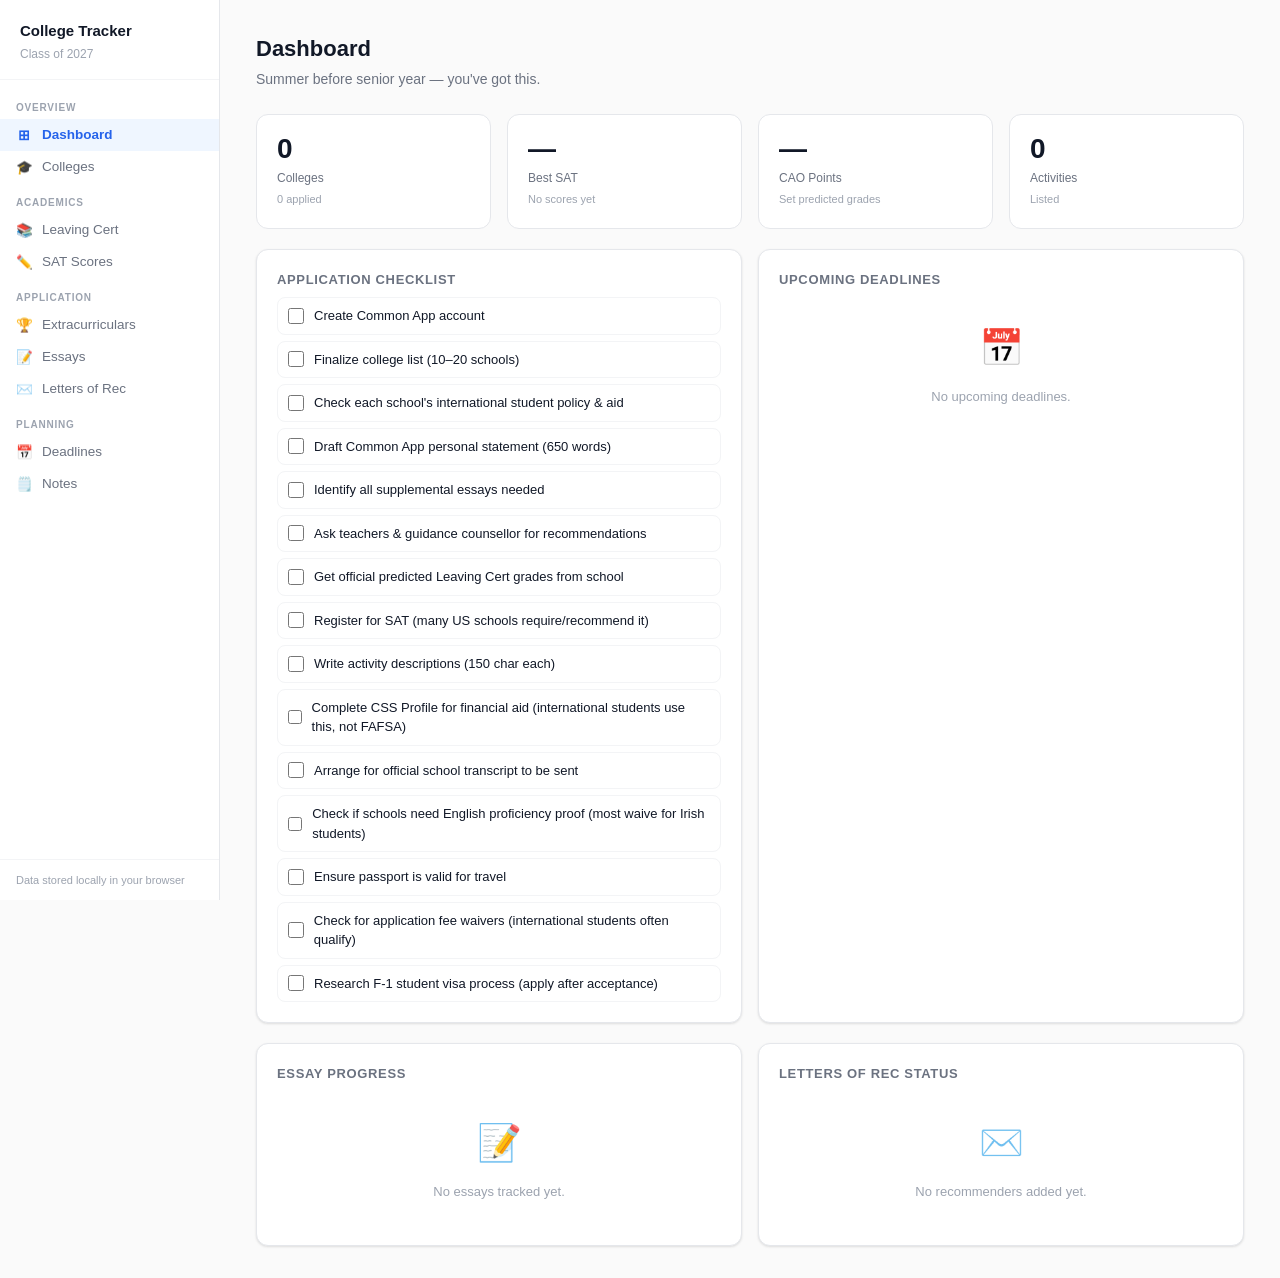
<file: college-tracker.html>
<!DOCTYPE html>
<html lang="en">
<head>
<meta charset="UTF-8">
<meta name="viewport" content="width=device-width, initial-scale=1.0">
<title>College Application Tracker</title>
<style>
  :root {
    --bg: #fafafa;
    --surface: #ffffff;
    --border: #e5e7eb;
    --border-light: #f3f4f6;
    --text: #111827;
    --text-secondary: #6b7280;
    --text-muted: #9ca3af;
    --accent: #2563eb;
    --accent-light: #eff6ff;
    --accent-hover: #1d4ed8;
    --green: #16a34a;
    --green-light: #f0fdf4;
    --yellow: #ca8a04;
    --yellow-light: #fefce8;
    --red: #dc2626;
    --red-light: #fef2f2;
    --purple: #7c3aed;
    --purple-light: #f5f3ff;
    --radius: 8px;
    --radius-lg: 12px;
    --shadow: 0 1px 3px rgba(0,0,0,0.07), 0 1px 2px rgba(0,0,0,0.05);
    --shadow-md: 0 4px 6px rgba(0,0,0,0.07), 0 2px 4px rgba(0,0,0,0.05);
  }

  * { box-sizing: border-box; margin: 0; padding: 0; }

  body {
    font-family: -apple-system, BlinkMacSystemFont, 'Segoe UI', sans-serif;
    background: var(--bg);
    color: var(--text);
    font-size: 14px;
    line-height: 1.5;
    min-height: 100vh;
  }

  /* Layout */
  .app { display: flex; min-height: 100vh; }

  .sidebar {
    width: 220px;
    background: var(--surface);
    border-right: 1px solid var(--border);
    display: flex;
    flex-direction: column;
    position: fixed;
    top: 0; left: 0; bottom: 0;
    z-index: 100;
  }

  .sidebar-header {
    padding: 20px 20px 16px;
    border-bottom: 1px solid var(--border-light);
  }
  .sidebar-header h1 { font-size: 15px; font-weight: 700; color: var(--text); }
  .sidebar-header p { font-size: 12px; color: var(--text-muted); margin-top: 2px; }

  .sidebar-nav { flex: 1; padding: 8px 0; }

  .nav-section { padding: 12px 16px 4px; font-size: 10px; font-weight: 600; color: var(--text-muted); text-transform: uppercase; letter-spacing: 0.08em; }

  .nav-item {
    display: flex; align-items: center; gap: 10px;
    padding: 8px 16px;
    cursor: pointer;
    border-radius: 0;
    font-size: 13.5px;
    color: var(--text-secondary);
    transition: all 0.1s;
    border: none; background: none; width: 100%; text-align: left;
  }
  .nav-item:hover { background: var(--bg); color: var(--text); }
  .nav-item.active { background: var(--accent-light); color: var(--accent); font-weight: 600; }
  .nav-item .icon { width: 16px; text-align: center; flex-shrink: 0; }

  .sidebar-footer {
    padding: 12px 16px;
    border-top: 1px solid var(--border-light);
    font-size: 11px; color: var(--text-muted);
  }

  .main { margin-left: 220px; flex: 1; }
  .page { display: none; padding: 32px 36px; max-width: 1100px; }
  .page.active { display: block; }

  .page-header { margin-bottom: 24px; }
  .page-header h2 { font-size: 22px; font-weight: 700; }
  .page-header p { color: var(--text-secondary); margin-top: 4px; }

  /* Cards */
  .card {
    background: var(--surface);
    border: 1px solid var(--border);
    border-radius: var(--radius-lg);
    padding: 20px;
    box-shadow: var(--shadow);
  }
  .card-title { font-size: 13px; font-weight: 600; color: var(--text-secondary); margin-bottom: 8px; text-transform: uppercase; letter-spacing: 0.05em; }

  /* Grid */
  .grid-2 { display: grid; grid-template-columns: 1fr 1fr; gap: 16px; }
  .grid-3 { display: grid; grid-template-columns: 1fr 1fr 1fr; gap: 16px; }
  .grid-4 { display: grid; grid-template-columns: repeat(4, 1fr); gap: 16px; }

  /* Stat cards */
  .stat-card { background: var(--surface); border: 1px solid var(--border); border-radius: var(--radius-lg); padding: 20px; }
  .stat-value { font-size: 28px; font-weight: 700; line-height: 1; margin-bottom: 6px; }
  .stat-label { font-size: 12px; color: var(--text-secondary); }
  .stat-sub { font-size: 11px; color: var(--text-muted); margin-top: 4px; }

  /* Buttons */
  .btn {
    display: inline-flex; align-items: center; gap: 6px;
    padding: 7px 14px; border-radius: var(--radius);
    font-size: 13px; font-weight: 500; cursor: pointer;
    border: none; transition: all 0.15s;
  }
  .btn-primary { background: var(--accent); color: white; }
  .btn-primary:hover { background: var(--accent-hover); }
  .btn-secondary { background: var(--surface); color: var(--text); border: 1px solid var(--border); }
  .btn-secondary:hover { background: var(--bg); }
  .btn-danger { background: var(--red-light); color: var(--red); border: 1px solid #fca5a5; }
  .btn-danger:hover { background: #fee2e2; }
  .btn-sm { padding: 4px 10px; font-size: 12px; }
  .btn-icon { padding: 6px; border-radius: 6px; }

  /* Table */
  table { width: 100%; border-collapse: collapse; }
  th { text-align: left; font-size: 11px; font-weight: 600; color: var(--text-muted); text-transform: uppercase; letter-spacing: 0.05em; padding: 8px 12px; border-bottom: 1px solid var(--border); }
  td { padding: 12px 12px; border-bottom: 1px solid var(--border-light); vertical-align: top; }
  tr:last-child td { border-bottom: none; }
  tr:hover td { background: var(--bg); }

  /* Badges */
  .badge {
    display: inline-flex; align-items: center;
    padding: 2px 8px; border-radius: 20px;
    font-size: 11px; font-weight: 500;
  }
  .badge-green { background: var(--green-light); color: var(--green); }
  .badge-yellow { background: var(--yellow-light); color: var(--yellow); }
  .badge-red { background: var(--red-light); color: var(--red); }
  .badge-blue { background: var(--accent-light); color: var(--accent); }
  .badge-purple { background: var(--purple-light); color: var(--purple); }
  .badge-gray { background: var(--border-light); color: var(--text-secondary); }

  /* Progress bar */
  .progress-bar { height: 6px; background: var(--border-light); border-radius: 3px; overflow: hidden; }
  .progress-fill { height: 100%; border-radius: 3px; transition: width 0.3s; background: var(--accent); }
  .progress-fill.green { background: var(--green); }
  .progress-fill.yellow { background: var(--yellow); }

  /* Modal */
  .modal-overlay {
    display: none; position: fixed; inset: 0;
    background: rgba(0,0,0,0.35); z-index: 1000;
    align-items: center; justify-content: center;
  }
  .modal-overlay.open { display: flex; }
  .modal {
    background: var(--surface); border-radius: var(--radius-lg);
    padding: 28px; width: 540px; max-width: 95vw;
    max-height: 90vh; overflow-y: auto;
    box-shadow: var(--shadow-md);
  }
  .modal h3 { font-size: 17px; font-weight: 700; margin-bottom: 20px; }

  /* Form */
  .form-group { margin-bottom: 16px; }
  .form-row { display: grid; grid-template-columns: 1fr 1fr; gap: 12px; }
  label { display: block; font-size: 12px; font-weight: 600; color: var(--text-secondary); margin-bottom: 5px; }
  input, select, textarea {
    width: 100%; padding: 8px 10px;
    border: 1px solid var(--border); border-radius: var(--radius);
    font-size: 13px; font-family: inherit; color: var(--text);
    background: var(--surface);
    transition: border-color 0.15s;
  }
  input:focus, select:focus, textarea:focus { outline: none; border-color: var(--accent); box-shadow: 0 0 0 3px rgba(37,99,235,0.1); }
  textarea { resize: vertical; min-height: 80px; }

  .form-actions { display: flex; gap: 8px; justify-content: flex-end; margin-top: 20px; }

  /* Section header */
  .section-header { display: flex; align-items: center; justify-content: space-between; margin-bottom: 16px; }
  .section-header h3 { font-size: 15px; font-weight: 600; }

  /* Empty state */
  .empty-state { text-align: center; padding: 48px 20px; color: var(--text-muted); }
  .empty-state .empty-icon { font-size: 36px; margin-bottom: 12px; }
  .empty-state p { font-size: 13px; }

  /* Score display */
  .score-display { font-size: 40px; font-weight: 800; color: var(--accent); }
  .score-range { display: flex; align-items: center; gap: 8px; margin-top: 8px; }
  .score-section { text-align: center; }
  .score-section .val { font-size: 24px; font-weight: 700; }
  .score-section .lbl { font-size: 11px; color: var(--text-muted); }

  /* Timeline dot */
  .timeline { display: flex; flex-direction: column; gap: 0; }
  .timeline-item { display: flex; gap: 14px; padding-bottom: 20px; position: relative; }
  .timeline-item:not(:last-child)::before { content: ''; position: absolute; left: 7px; top: 18px; bottom: 0; width: 2px; background: var(--border); }
  .timeline-dot { width: 16px; height: 16px; border-radius: 50%; flex-shrink: 0; margin-top: 2px; }
  .timeline-dot.green { background: var(--green); }
  .timeline-dot.yellow { background: var(--yellow); }
  .timeline-dot.blue { background: var(--accent); }
  .timeline-dot.gray { background: var(--border); border: 2px solid var(--text-muted); }
  .timeline-content .tl-title { font-size: 13px; font-weight: 600; }
  .timeline-content .tl-sub { font-size: 12px; color: var(--text-muted); }

  /* Dashboard progress ring */
  .overall-progress { display: flex; align-items: center; gap: 24px; }
  .ring-container { position: relative; width: 100px; height: 100px; flex-shrink: 0; }
  .ring-label { position: absolute; inset: 0; display: flex; flex-direction: column; align-items: center; justify-content: center; }
  .ring-pct { font-size: 22px; font-weight: 800; }
  .ring-text { font-size: 10px; color: var(--text-muted); }

  /* Checklist */
  .checklist { display: flex; flex-direction: column; gap: 6px; }
  .check-item { display: flex; align-items: center; gap: 10px; padding: 8px 10px; border-radius: var(--radius); border: 1px solid var(--border-light); }
  .check-item input[type="checkbox"] { width: 16px; height: 16px; cursor: pointer; accent-color: var(--accent); }
  .check-item label { margin: 0; font-weight: 400; font-size: 13px; color: var(--text); cursor: pointer; }
  .check-item.checked label { text-decoration: line-through; color: var(--text-muted); }

  /* Notes */
  .note-area { background: var(--bg); border: 1px solid var(--border); border-radius: var(--radius); padding: 12px; min-height: 60px; font-size: 13px; color: var(--text); }

  /* Tag */
  .tag { display: inline-block; padding: 2px 8px; background: var(--border-light); border-radius: 4px; font-size: 11px; color: var(--text-secondary); margin: 2px; }

  /* SAT section bars */
  .sat-bar-row { display: flex; align-items: center; gap: 12px; margin-bottom: 10px; }
  .sat-bar-label { width: 120px; font-size: 12px; color: var(--text-secondary); flex-shrink: 0; }
  .sat-bar-track { flex: 1; height: 8px; background: var(--border-light); border-radius: 4px; overflow: hidden; }
  .sat-bar-fill { height: 100%; border-radius: 4px; background: var(--accent); }
  .sat-bar-val { width: 40px; font-size: 12px; font-weight: 600; text-align: right; }

  /* Responsive */
  @media (max-width: 900px) {
    .sidebar { width: 180px; }
    .main { margin-left: 180px; }
    .grid-4 { grid-template-columns: 1fr 1fr; }
    .page { padding: 20px; }
  }

  /* Tooltip */
  [title] { cursor: help; }

  /* Delete btn inside table */
  .row-actions { display: flex; gap: 6px; opacity: 0; transition: opacity 0.15s; }
  tr:hover .row-actions { opacity: 1; }

  .divider { height: 1px; background: var(--border-light); margin: 20px 0; }
</style>
</head>
<body>
<div class="app">

<!-- Sidebar -->
<nav class="sidebar">
  <div class="sidebar-header">
    <h1>College Tracker</h1>
    <p>Class of 2027</p>
  </div>
  <div class="sidebar-nav">
    <div class="nav-section">Overview</div>
    <button class="nav-item active" onclick="showPage('dashboard')">
      <span class="icon">⊞</span> Dashboard
    </button>
    <button class="nav-item" onclick="showPage('colleges')">
      <span class="icon">🎓</span> Colleges
    </button>

    <div class="nav-section">Academics</div>
    <button class="nav-item" onclick="showPage('grades')">
      <span class="icon">📚</span> Leaving Cert
    </button>
    <button class="nav-item" onclick="showPage('sat')">
      <span class="icon">✏️</span> SAT Scores
    </button>

    <div class="nav-section">Application</div>
    <button class="nav-item" onclick="showPage('activities')">
      <span class="icon">🏆</span> Extracurriculars
    </button>
    <button class="nav-item" onclick="showPage('essays')">
      <span class="icon">📝</span> Essays
    </button>
    <button class="nav-item" onclick="showPage('recs')">
      <span class="icon">✉️</span> Letters of Rec
    </button>

    <div class="nav-section">Planning</div>
    <button class="nav-item" onclick="showPage('deadlines')">
      <span class="icon">📅</span> Deadlines
    </button>
    <button class="nav-item" onclick="showPage('notes')">
      <span class="icon">🗒️</span> Notes
    </button>
  </div>
  <div class="sidebar-footer">
    Data stored locally in your browser
  </div>
</nav>

<!-- Main Content -->
<main class="main">

  <!-- ===== DASHBOARD ===== -->
  <div class="page active" id="page-dashboard">
    <div class="page-header">
      <h2>Dashboard</h2>
      <p>Summer before senior year — you've got this.</p>
    </div>

    <div class="grid-4" style="margin-bottom:20px;" id="dash-stats">
      <div class="stat-card">
        <div class="stat-value" id="dash-colleges">0</div>
        <div class="stat-label">Colleges</div>
        <div class="stat-sub" id="dash-colleges-sub">0 applied</div>
      </div>
      <div class="stat-card">
        <div class="stat-value" id="dash-sat">—</div>
        <div class="stat-label">Best SAT</div>
        <div class="stat-sub" id="dash-sat-sub">No scores yet</div>
      </div>
      <div class="stat-card">
        <div class="stat-value" id="dash-gpa">—</div>
        <div class="stat-label">CAO Points</div>
        <div class="stat-sub" id="dash-gpa-sub">Best 6 subjects</div>
      </div>
      <div class="stat-card">
        <div class="stat-value" id="dash-ecs">0</div>
        <div class="stat-label">Activities</div>
        <div class="stat-sub" id="dash-ecs-sub">Listed</div>
      </div>
    </div>

    <div class="grid-2" style="margin-bottom:20px;">
      <div class="card">
        <div class="card-title">Application Checklist</div>
        <div class="checklist" id="master-checklist">
          <div class="check-item" id="ci-common-app">
            <input type="checkbox" id="chk-common-app" onchange="saveChecklist()">
            <label for="chk-common-app">Create Common App account</label>
          </div>
          <div class="check-item" id="ci-colleges">
            <input type="checkbox" id="chk-colleges" onchange="saveChecklist()">
            <label for="chk-colleges">Finalize college list (10–20 schools)</label>
          </div>
          <div class="check-item" id="ci-intl-research">
            <input type="checkbox" id="chk-intl-research" onchange="saveChecklist()">
            <label for="chk-intl-research">Check each school's international student policy &amp; aid</label>
          </div>
          <div class="check-item" id="ci-common-essay">
            <input type="checkbox" id="chk-common-essay" onchange="saveChecklist()">
            <label for="chk-common-essay">Draft Common App personal statement (650 words)</label>
          </div>
          <div class="check-item" id="ci-supp-essays">
            <input type="checkbox" id="chk-supp-essays" onchange="saveChecklist()">
            <label for="chk-supp-essays">Identify all supplemental essays needed</label>
          </div>
          <div class="check-item" id="ci-rec-ask">
            <input type="checkbox" id="chk-rec-ask" onchange="saveChecklist()">
            <label for="chk-rec-ask">Ask teachers &amp; guidance counsellor for recommendations</label>
          </div>
          <div class="check-item" id="ci-predicted">
            <input type="checkbox" id="chk-predicted" onchange="saveChecklist()">
            <label for="chk-predicted">Get official predicted Leaving Cert grades from school</label>
          </div>
          <div class="check-item" id="ci-sat-prep">
            <input type="checkbox" id="chk-sat-prep" onchange="saveChecklist()">
            <label for="chk-sat-prep">Register for SAT (many US schools require/recommend it)</label>
          </div>
          <div class="check-item" id="ci-activities">
            <input type="checkbox" id="chk-activities" onchange="saveChecklist()">
            <label for="chk-activities">Write activity descriptions (150 char each)</label>
          </div>
          <div class="check-item" id="ci-css-profile">
            <input type="checkbox" id="chk-css-profile" onchange="saveChecklist()">
            <label for="chk-css-profile">Complete CSS Profile for financial aid (international students use this, not FAFSA)</label>
          </div>
          <div class="check-item" id="ci-lc-transcript">
            <input type="checkbox" id="chk-lc-transcript" onchange="saveChecklist()">
            <label for="chk-lc-transcript">Arrange for official school transcript to be sent</label>
          </div>
          <div class="check-item" id="ci-english-proof">
            <input type="checkbox" id="chk-english-proof" onchange="saveChecklist()">
            <label for="chk-english-proof">Check if schools need English proficiency proof (most waive for Irish students)</label>
          </div>
          <div class="check-item" id="ci-passport">
            <input type="checkbox" id="chk-passport" onchange="saveChecklist()">
            <label for="chk-passport">Ensure passport is valid for travel</label>
          </div>
          <div class="check-item" id="ci-fee-waivers">
            <input type="checkbox" id="chk-fee-waivers" onchange="saveChecklist()">
            <label for="chk-fee-waivers">Check for application fee waivers (international students often qualify)</label>
          </div>
          <div class="check-item" id="ci-visa">
            <input type="checkbox" id="chk-visa" onchange="saveChecklist()">
            <label for="chk-visa">Research F-1 student visa process (apply after acceptance)</label>
          </div>
        </div>
      </div>

      <div class="card">
        <div class="card-title">Upcoming Deadlines</div>
        <div id="dash-deadlines-list">
          <div class="empty-state" style="padding:24px 0;">
            <div class="empty-icon">📅</div>
            <p>No deadlines added yet.<br>Go to Deadlines to add some.</p>
          </div>
        </div>
      </div>
    </div>

    <div class="grid-2">
      <div class="card">
        <div class="card-title">Essay Progress</div>
        <div id="dash-essays-overview">
          <div class="empty-state" style="padding:24px 0;">
            <div class="empty-icon">📝</div>
            <p>No essays tracked yet.</p>
          </div>
        </div>
      </div>
      <div class="card">
        <div class="card-title">Letters of Rec Status</div>
        <div id="dash-recs-overview">
          <div class="empty-state" style="padding:24px 0;">
            <div class="empty-icon">✉️</div>
            <p>No recommenders added yet.</p>
          </div>
        </div>
      </div>
    </div>
  </div>

  <!-- ===== COLLEGES ===== -->
  <div class="page" id="page-colleges">
    <div class="page-header">
      <h2>Colleges</h2>
      <p>Track each school, deadlines, and application status.</p>
    </div>

    <div class="section-header">
      <div style="display:flex;gap:8px;align-items:center;">
        <select id="college-filter" onchange="renderColleges()" style="width:auto;padding:6px 10px;">
          <option value="">All Schools</option>
          <option value="Reach">Reach</option>
          <option value="Match">Match</option>
          <option value="Safety">Safety</option>
        </select>
      </div>
      <button class="btn btn-primary" onclick="openModal('college-modal')">+ Add College</button>
    </div>

    <div class="card" style="padding:0;overflow:hidden;">
      <table>
        <thead>
          <tr>
            <th>School</th>
            <th>Type</th>
            <th>Deadline</th>
            <th>Status</th>
            <th>Notes</th>
            <th></th>
          </tr>
        </thead>
        <tbody id="colleges-table">
          <tr><td colspan="6"><div class="empty-state"><div class="empty-icon">🎓</div><p>Add your first college above.</p></div></td></tr>
        </tbody>
      </table>
    </div>
  </div>

  <!-- ===== GRADES (Leaving Cert) ===== -->
  <div class="page" id="page-grades">
    <div class="page-header">
      <h2>Leaving Certificate</h2>
      <p>Track test scores per subject and your predicted CAO points. Best 6 subjects count (max 625 with Maths bonus).</p>
    </div>

    <div class="grid-4" style="margin-bottom:20px;">
      <div class="stat-card">
        <div class="card-title">Predicted CAO Points</div>
        <div class="stat-value" id="lc-total-points" style="color:var(--accent);">—</div>
        <div class="stat-sub">Best 6 of 7 subjects</div>
      </div>
      <div class="stat-card">
        <div class="card-title">With Maths Bonus</div>
        <div class="stat-value" id="lc-bonus-points" style="color:var(--green);">—</div>
        <div class="stat-sub">+25 if HL Maths ≥ H6</div>
      </div>
      <div class="stat-card">
        <div class="card-title">Max Possible</div>
        <div class="stat-value" style="color:var(--text-secondary);">625</div>
        <div class="stat-sub">6×H1 + Maths bonus</div>
      </div>
      <div class="stat-card">
        <div class="card-title">H1s So Far</div>
        <div class="stat-value" id="lc-h1-count">0</div>
        <div class="stat-sub">Predicted H1 grades</div>
      </div>
    </div>

    <!-- Points reference table -->
    <div class="card" style="margin-bottom:20px;">
      <div class="card-title" style="margin-bottom:10px;">CAO Points Reference</div>
      <div style="display:flex;gap:32px;flex-wrap:wrap;">
        <div>
          <div style="font-size:11px;font-weight:700;color:var(--text-muted);margin-bottom:6px;">HIGHER LEVEL</div>
          <div style="display:grid;grid-template-columns:repeat(4,1fr);gap:4px 16px;font-size:12px;">
            <span><strong>H1</strong> 100pts</span><span style="color:var(--text-muted);">90–100%</span>
            <span><strong>H2</strong> 88pts</span><span style="color:var(--text-muted);">80–89%</span>
            <span><strong>H3</strong> 77pts</span><span style="color:var(--text-muted);">70–79%</span>
            <span><strong>H4</strong> 66pts</span><span style="color:var(--text-muted);">60–69%</span>
            <span><strong>H5</strong> 56pts</span><span style="color:var(--text-muted);">50–59%</span>
            <span><strong>H6</strong> 46pts</span><span style="color:var(--text-muted);">40–49%</span>
            <span><strong>H7</strong> 37pts</span><span style="color:var(--text-muted);">30–39%</span>
            <span><strong>H8</strong> 0pts</span><span style="color:var(--text-muted);">&lt;30%</span>
          </div>
        </div>
        <div>
          <div style="font-size:11px;font-weight:700;color:var(--text-muted);margin-bottom:6px;">ORDINARY LEVEL</div>
          <div style="display:grid;grid-template-columns:repeat(4,1fr);gap:4px 16px;font-size:12px;">
            <span><strong>O1</strong> 56pts</span><span style="color:var(--text-muted);">90–100%</span>
            <span><strong>O2</strong> 46pts</span><span style="color:var(--text-muted);">80–89%</span>
            <span><strong>O3</strong> 37pts</span><span style="color:var(--text-muted);">70–79%</span>
            <span><strong>O4</strong> 28pts</span><span style="color:var(--text-muted);">60–69%</span>
            <span><strong>O5</strong> 20pts</span><span style="color:var(--text-muted);">50–59%</span>
            <span><strong>O6</strong> 12pts</span><span style="color:var(--text-muted);">40–49%</span>
            <span><strong>O7</strong> 0pts</span><span style="color:var(--text-muted);">30–39%</span>
            <span><strong>O8</strong> 0pts</span><span style="color:var(--text-muted);">&lt;30%</span>
          </div>
        </div>
      </div>
    </div>

    <!-- Per-subject cards -->
    <div id="subjects-container"></div>
  </div>

  <!-- ===== SAT ===== -->
  <div class="page" id="page-sat">
    <div class="page-header">
      <h2>SAT Scores</h2>
      <p>Track test attempts and set your target score.</p>
    </div>

    <div class="grid-2" style="margin-bottom:20px;">
      <div class="card">
        <div class="card-title">Best Score</div>
        <div id="sat-best-display">
          <div class="score-display" id="sat-best-total">—</div>
          <div style="display:flex;gap:24px;margin-top:12px;">
            <div class="score-section">
              <div class="val" id="sat-best-rw">—</div>
              <div class="lbl">Reading & Writing</div>
            </div>
            <div class="score-section">
              <div class="val" id="sat-best-math">—</div>
              <div class="lbl">Math</div>
            </div>
          </div>
        </div>
      </div>
      <div class="card">
        <div class="card-title">Score Goal</div>
        <div style="display:flex;gap:12px;align-items:flex-end;margin-bottom:12px;">
          <div>
            <label style="display:block;margin-bottom:4px;">Target Total</label>
            <input type="number" id="sat-goal-total" min="400" max="1600" placeholder="1500" style="width:100px;" oninput="saveSATGoal()">
          </div>
          <div>
            <label style="display:block;margin-bottom:4px;">R&W Goal</label>
            <input type="number" id="sat-goal-rw" min="200" max="800" placeholder="750" style="width:80px;" oninput="saveSATGoal()">
          </div>
          <div>
            <label style="display:block;margin-bottom:4px;">Math Goal</label>
            <input type="number" id="sat-goal-math" min="200" max="800" placeholder="750" style="width:80px;" oninput="saveSATGoal()">
          </div>
        </div>
        <div id="sat-goal-progress"></div>
      </div>
    </div>

    <div class="section-header">
      <h3>Test Attempts</h3>
      <button class="btn btn-primary" onclick="openModal('sat-modal')">+ Add Score</button>
    </div>

    <div class="card" style="padding:0;overflow:hidden;">
      <table>
        <thead>
          <tr>
            <th>Date</th>
            <th>Total</th>
            <th>Reading & Writing</th>
            <th>Math</th>
            <th>Notes</th>
            <th></th>
          </tr>
        </thead>
        <tbody id="sat-table">
          <tr><td colspan="6"><div class="empty-state"><div class="empty-icon">✏️</div><p>Add your SAT scores above.</p></div></td></tr>
        </tbody>
      </table>
    </div>
  </div>

  <!-- ===== ACTIVITIES ===== -->
  <div class="page" id="page-activities">
    <div class="page-header">
      <h2>Extracurricular Activities</h2>
      <p>Common App allows up to 10 activities. Prioritize your strongest.</p>
    </div>

    <div class="section-header">
      <div style="color:var(--text-secondary);font-size:13px;">
        <span id="ec-count">0</span>/10 activities added
      </div>
      <button class="btn btn-primary" onclick="openModal('ec-modal')">+ Add Activity</button>
    </div>

    <div id="activities-list">
      <div class="empty-state card">
        <div class="empty-icon">🏆</div>
        <p>Add your extracurricular activities, clubs, sports, jobs, and other pursuits.</p>
      </div>
    </div>
  </div>

  <!-- ===== ESSAYS ===== -->
  <div class="page" id="page-essays">
    <div class="page-header">
      <h2>Essays</h2>
      <p>Track your personal statement and supplemental essays for each school.</p>
    </div>

    <div class="section-header">
      <div style="display:flex;gap:8px;">
        <select id="essay-college-filter" onchange="renderEssays()" style="width:auto;padding:6px 10px;">
          <option value="">All Colleges</option>
        </select>
      </div>
      <button class="btn btn-primary" onclick="openModal('essay-modal')">+ Add Essay</button>
    </div>

    <div class="card" style="padding:0;overflow:hidden;margin-bottom:16px;">
      <table>
        <thead>
          <tr>
            <th>College</th>
            <th>Type</th>
            <th>Prompt</th>
            <th>Word Limit</th>
            <th>Status</th>
            <th></th>
          </tr>
        </thead>
        <tbody id="essays-table">
          <tr><td colspan="6"><div class="empty-state"><div class="empty-icon">📝</div><p>Add your essays above.</p></div></td></tr>
        </tbody>
      </table>
    </div>
  </div>

  <!-- ===== RECS ===== -->
  <div class="page" id="page-recs">
    <div class="page-header">
      <h2>Letters of Recommendation</h2>
      <p>Most schools require 2 teacher recs + 1 counselor rec. Some schools want more.</p>
    </div>

    <div class="section-header">
      <h3></h3>
      <button class="btn btn-primary" onclick="openModal('rec-modal')">+ Add Recommender</button>
    </div>

    <div id="recs-list">
      <div class="empty-state card">
        <div class="empty-icon">✉️</div>
        <p>Add your recommenders and track where each letter is needed.</p>
      </div>
    </div>
  </div>

  <!-- ===== DEADLINES ===== -->
  <div class="page" id="page-deadlines">
    <div class="page-header">
      <h2>Deadlines</h2>
      <p>All important dates in one place.</p>
    </div>

    <div class="section-header">
      <h3></h3>
      <button class="btn btn-primary" onclick="openModal('deadline-modal')">+ Add Deadline</button>
    </div>

    <div class="grid-2">
      <div>
        <div class="card-title" style="margin-bottom:12px;">Upcoming</div>
        <div id="deadlines-upcoming" class="timeline">
          <div class="empty-state" style="padding:20px 0;">
            <p>No upcoming deadlines.</p>
          </div>
        </div>
      </div>
      <div>
        <div class="card-title" style="margin-bottom:12px;">Past / Completed</div>
        <div id="deadlines-past" class="timeline">
          <div style="color:var(--text-muted);font-size:13px;padding:4px 0;">None yet.</div>
        </div>
      </div>
    </div>
  </div>

  <!-- ===== NOTES ===== -->
  <div class="page" id="page-notes">
    <div class="page-header">
      <h2>Notes</h2>
      <p>Scratch pad for thoughts, research, and reminders.</p>
    </div>
    <div class="card">
      <textarea id="notes-content" style="width:100%;min-height:400px;border:none;resize:vertical;font-size:14px;outline:none;" placeholder="Start typing your notes here... This is auto-saved." oninput="saveNotes()"></textarea>
    </div>
  </div>

</main>
</div>

<!-- ===== MODALS ===== -->

<!-- College Modal -->
<div class="modal-overlay" id="college-modal">
  <div class="modal">
    <h3 id="college-modal-title">Add College</h3>
    <input type="hidden" id="college-edit-id">
    <div class="form-row">
      <div class="form-group">
        <label>School Name *</label>
        <input type="text" id="col-name" placeholder="Harvard University">
      </div>
      <div class="form-group">
        <label>Type</label>
        <select id="col-type">
          <option>Reach</option>
          <option>Match</option>
          <option>Safety</option>
        </select>
      </div>
    </div>
    <div class="form-row">
      <div class="form-group">
        <label>Application Deadline</label>
        <input type="date" id="col-deadline">
      </div>
      <div class="form-group">
        <label>Application Type</label>
        <select id="col-app-type">
          <option>Regular Decision</option>
          <option>Early Decision (ED)</option>
          <option>Early Action (EA)</option>
          <option>Restrictive EA</option>
        </select>
      </div>
    </div>
    <div class="form-row">
      <div class="form-group">
        <label>Status</label>
        <select id="col-status">
          <option>Researching</option>
          <option>Planning to Apply</option>
          <option>In Progress</option>
          <option>Submitted</option>
          <option>Interview</option>
          <option>Accepted</option>
          <option>Waitlisted</option>
          <option>Deferred</option>
          <option>Rejected</option>
        </select>
      </div>
      <div class="form-group">
        <label>Portal URL</label>
        <input type="url" id="col-portal" placeholder="https://apply.college.edu">
      </div>
    </div>
    <div class="form-group">
      <label>SAT Range (25th–75th percentile)</label>
      <input type="text" id="col-sat-range" placeholder="e.g. 1500–1580">
    </div>
    <div class="form-group">
      <label>Notes</label>
      <textarea id="col-notes" placeholder="Why this school? Visit notes, financial aid info..."></textarea>
    </div>
    <div class="form-actions">
      <button class="btn btn-secondary" onclick="closeModal('college-modal')">Cancel</button>
      <button class="btn btn-primary" onclick="saveCollege()">Save</button>
    </div>
  </div>
</div>

<!-- Test Score Modal (Leaving Cert) -->
<div class="modal-overlay" id="grade-modal">
  <div class="modal">
    <h3 id="grade-modal-title">Add Test Score</h3>
    <input type="hidden" id="grade-edit-id">
    <input type="hidden" id="grade-subject-key">
    <div class="form-group">
      <label>Test / Exam Name *</label>
      <input type="text" id="gr-name" placeholder="e.g. Christmas Test, Mock Exam, Class Test...">
    </div>
    <div class="form-row">
      <div class="form-group">
        <label>Score (%)</label>
        <input type="number" id="gr-score" min="0" max="100" placeholder="78" oninput="updateGradePreview()">
      </div>
      <div class="form-group">
        <label>Date</label>
        <input type="date" id="gr-date">
      </div>
    </div>
    <div class="form-group" id="grade-preview-row" style="display:none;">
      <div style="background:var(--accent-light);border-radius:var(--radius);padding:10px 14px;font-size:13px;">
        At <strong id="gp-score">—</strong>% on <strong id="gp-level">Higher</strong> Level → <strong id="gp-grade" style="color:var(--accent);font-size:15px;">—</strong> (<span id="gp-pts">—</span> CAO pts)
      </div>
    </div>
    <div class="form-group">
      <label>Notes</label>
      <textarea id="gr-notes" placeholder="What went well? Topics to review..." rows="2"></textarea>
    </div>
    <div class="form-actions">
      <button class="btn btn-secondary" onclick="closeModal('grade-modal')">Cancel</button>
      <button class="btn btn-primary" onclick="saveTestScore()">Save</button>
    </div>
  </div>
</div>

<!-- SAT Modal -->
<div class="modal-overlay" id="sat-modal">
  <div class="modal">
    <h3>Add SAT Score</h3>
    <input type="hidden" id="sat-edit-id">
    <div class="form-row">
      <div class="form-group">
        <label>Test Date *</label>
        <input type="month" id="sat-date">
      </div>
      <div class="form-group">
        <label>Total Score</label>
        <input type="number" id="sat-total" min="400" max="1600" placeholder="1450" readonly>
      </div>
    </div>
    <div class="form-row">
      <div class="form-group">
        <label>Reading & Writing *</label>
        <input type="number" id="sat-rw" min="200" max="800" placeholder="720" oninput="calcSATTotal()">
      </div>
      <div class="form-group">
        <label>Math *</label>
        <input type="number" id="sat-math" min="200" max="800" placeholder="730" oninput="calcSATTotal()">
      </div>
    </div>
    <div class="form-group">
      <label>Notes</label>
      <textarea id="sat-notes" placeholder="What went well? What to improve?"></textarea>
    </div>
    <div class="form-actions">
      <button class="btn btn-secondary" onclick="closeModal('sat-modal')">Cancel</button>
      <button class="btn btn-primary" onclick="saveSAT()">Save</button>
    </div>
  </div>
</div>

<!-- EC Modal -->
<div class="modal-overlay" id="ec-modal">
  <div class="modal">
    <h3 id="ec-modal-title">Add Activity</h3>
    <input type="hidden" id="ec-edit-id">
    <div class="form-row">
      <div class="form-group">
        <label>Activity Name *</label>
        <input type="text" id="ec-name" placeholder="Varsity Soccer">
      </div>
      <div class="form-group">
        <label>Category</label>
        <select id="ec-category">
          <option>Athletics</option>
          <option>Arts</option>
          <option>Academic</option>
          <option>Community Service</option>
          <option>Student Government</option>
          <option>Club / Organization</option>
          <option>Work / Internship</option>
          <option>Research</option>
          <option>Volunteering</option>
          <option>Other</option>
        </select>
      </div>
    </div>
    <div class="form-row">
      <div class="form-group">
        <label>Position / Role</label>
        <input type="text" id="ec-role" placeholder="Captain, President, Member...">
      </div>
      <div class="form-group">
        <label>Organization</label>
        <input type="text" id="ec-org" placeholder="School, club name...">
      </div>
    </div>
    <div class="form-row">
      <div class="form-group">
        <label>Hours / Week</label>
        <input type="number" id="ec-hours" min="0" placeholder="5">
      </div>
      <div class="form-group">
        <label>Weeks / Year</label>
        <input type="number" id="ec-weeks" min="0" placeholder="40">
      </div>
    </div>
    <div class="form-group">
      <label>Years Active</label>
      <div style="display:flex;gap:12px;flex-wrap:wrap;">
        <label style="display:flex;gap:4px;align-items:center;font-weight:400;cursor:pointer;"><input type="checkbox" id="ec-y9" name="ec-years"> 9th</label>
        <label style="display:flex;gap:4px;align-items:center;font-weight:400;cursor:pointer;"><input type="checkbox" id="ec-y10" name="ec-years"> 10th</label>
        <label style="display:flex;gap:4px;align-items:center;font-weight:400;cursor:pointer;"><input type="checkbox" id="ec-y11" name="ec-years"> 11th</label>
        <label style="display:flex;gap:4px;align-items:center;font-weight:400;cursor:pointer;"><input type="checkbox" id="ec-y12" name="ec-years"> 12th</label>
      </div>
    </div>
    <div class="form-group">
      <label>Common App Description <span style="font-weight:400;color:var(--text-muted)">(150 char max)</span></label>
      <textarea id="ec-desc" maxlength="150" placeholder="Briefly describe your role and accomplishments..." rows="3" oninput="updateECCharCount()"></textarea>
      <div style="text-align:right;font-size:11px;color:var(--text-muted);margin-top:4px;"><span id="ec-char-count">0</span>/150</div>
    </div>
    <div class="form-actions">
      <button class="btn btn-secondary" onclick="closeModal('ec-modal')">Cancel</button>
      <button class="btn btn-primary" onclick="saveEC()">Save</button>
    </div>
  </div>
</div>

<!-- Essay Modal -->
<div class="modal-overlay" id="essay-modal">
  <div class="modal">
    <h3 id="essay-modal-title">Add Essay</h3>
    <input type="hidden" id="essay-edit-id">
    <div class="form-row">
      <div class="form-group">
        <label>College</label>
        <input type="text" id="essay-college" placeholder="Common App / Harvard / etc.">
      </div>
      <div class="form-group">
        <label>Essay Type</label>
        <select id="essay-type">
          <option>Personal Statement</option>
          <option>Why This College</option>
          <option>Why This Major</option>
          <option>Extracurricular</option>
          <option>Community / Diversity</option>
          <option>Challenge / Adversity</option>
          <option>Additional Info</option>
          <option>Other Supplemental</option>
        </select>
      </div>
    </div>
    <div class="form-row">
      <div class="form-group">
        <label>Word Limit</label>
        <input type="number" id="essay-wordlimit" placeholder="650">
      </div>
      <div class="form-group">
        <label>Current Word Count</label>
        <input type="number" id="essay-wordcount" placeholder="0">
      </div>
    </div>
    <div class="form-group">
      <label>Status</label>
      <select id="essay-status">
        <option>Not Started</option>
        <option>Brainstorming</option>
        <option>Outlining</option>
        <option>First Draft</option>
        <option>Revising</option>
        <option>Final Review</option>
        <option>Complete</option>
      </select>
    </div>
    <div class="form-group">
      <label>Prompt / Topic</label>
      <textarea id="essay-prompt" placeholder="Paste the prompt or describe your topic..."></textarea>
    </div>
    <div class="form-group">
      <label>Notes</label>
      <textarea id="essay-notes" placeholder="Ideas, feedback received, next steps..."></textarea>
    </div>
    <div class="form-actions">
      <button class="btn btn-secondary" onclick="closeModal('essay-modal')">Cancel</button>
      <button class="btn btn-primary" onclick="saveEssay()">Save</button>
    </div>
  </div>
</div>

<!-- Rec Modal -->
<div class="modal-overlay" id="rec-modal">
  <div class="modal">
    <h3 id="rec-modal-title">Add Recommender</h3>
    <input type="hidden" id="rec-edit-id">
    <div class="form-row">
      <div class="form-group">
        <label>Name *</label>
        <input type="text" id="rec-name" placeholder="Ms. Johnson">
      </div>
      <div class="form-group">
        <label>Role</label>
        <select id="rec-role">
          <option>Teacher</option>
          <option>Counselor</option>
          <option>Coach</option>
          <option>Employer / Supervisor</option>
          <option>Mentor</option>
          <option>Other</option>
        </select>
      </div>
    </div>
    <div class="form-row">
      <div class="form-group">
        <label>Subject / Context</label>
        <input type="text" id="rec-subject" placeholder="AP English Lit, Tennis Coach...">
      </div>
      <div class="form-group">
        <label>Asked On</label>
        <input type="date" id="rec-asked-date">
      </div>
    </div>
    <div class="form-group">
      <label>Status</label>
      <select id="rec-status">
        <option>Planning to Ask</option>
        <option>Asked</option>
        <option>Confirmed</option>
        <option>Letter Submitted</option>
      </select>
    </div>
    <div class="form-group">
      <label>Schools This Rec Is For</label>
      <input type="text" id="rec-schools" placeholder="All schools / Harvard, MIT, Stanford...">
    </div>
    <div class="form-group">
      <label>Notes</label>
      <textarea id="rec-notes" placeholder="Info to share with them, follow-up reminders..."></textarea>
    </div>
    <div class="form-actions">
      <button class="btn btn-secondary" onclick="closeModal('rec-modal')">Cancel</button>
      <button class="btn btn-primary" onclick="saveRec()">Save</button>
    </div>
  </div>
</div>

<!-- Deadline Modal -->
<div class="modal-overlay" id="deadline-modal">
  <div class="modal">
    <h3>Add Deadline</h3>
    <input type="hidden" id="dl-edit-id">
    <div class="form-row">
      <div class="form-group">
        <label>Title *</label>
        <input type="text" id="dl-title" placeholder="Harvard EA Deadline">
      </div>
      <div class="form-group">
        <label>Date *</label>
        <input type="date" id="dl-date">
      </div>
    </div>
    <div class="form-row">
      <div class="form-group">
        <label>Category</label>
        <select id="dl-category">
          <option>Application</option>
          <option>SAT Test Date</option>
          <option>Financial Aid</option>
          <option>Scholarship</option>
          <option>Rec Letter</option>
          <option>Visit / Interview</option>
          <option>Decision Date</option>
          <option>Other</option>
        </select>
      </div>
      <div class="form-group">
        <label>Priority</label>
        <select id="dl-priority">
          <option>High</option>
          <option>Medium</option>
          <option>Low</option>
        </select>
      </div>
    </div>
    <div class="form-group">
      <label>Notes</label>
      <input type="text" id="dl-notes" placeholder="Any additional notes...">
    </div>
    <div class="form-actions">
      <button class="btn btn-secondary" onclick="closeModal('deadline-modal')">Cancel</button>
      <button class="btn btn-primary" onclick="saveDeadline()">Save</button>
    </div>
  </div>
</div>

<script>
// ============================================================
// STATE
// ============================================================
const DB = {
  colleges: [],
  subjects: null,
  sat: [],
  activities: [],
  essays: [],
  recs: [],
  deadlines: [],
  checklist: {},
  satGoal: {},
  notes: ''
};

function load() {
  const saved = localStorage.getItem('collegeTrackerDB');
  if (saved) {
    try {
      const parsed = JSON.parse(saved);
      Object.assign(DB, parsed);
    } catch(e) {}
  }
}

function save() {
  localStorage.setItem('collegeTrackerDB', JSON.stringify(DB));
}

function uid() {
  return Date.now().toString(36) + Math.random().toString(36).slice(2);
}

// ============================================================
// NAVIGATION
// ============================================================
function showPage(id) {
  document.querySelectorAll('.page').forEach(p => p.classList.remove('active'));
  document.querySelectorAll('.nav-item').forEach(n => n.classList.remove('active'));
  document.getElementById('page-' + id).classList.add('active');
  document.querySelector(`[onclick="showPage('${id}')"]`).classList.add('active');
  renderPage(id);
}

function renderPage(id) {
  if (id === 'dashboard') renderDashboard();
  if (id === 'colleges') renderColleges();
  if (id === 'grades') renderGrades();
  if (id === 'sat') renderSAT();
  if (id === 'activities') renderActivities();
  if (id === 'essays') renderEssays();
  if (id === 'recs') renderRecs();
  if (id === 'deadlines') renderDeadlines();
  if (id === 'notes') document.getElementById('notes-content').value = DB.notes || '';
}

// ============================================================
// MODALS
// ============================================================
function openModal(id, editId) {
  document.getElementById(id).classList.add('open');
  if (!editId) clearModal(id);
}

function closeModal(id) {
  document.getElementById(id).classList.remove('open');
}

document.querySelectorAll('.modal-overlay').forEach(overlay => {
  overlay.addEventListener('click', e => {
    if (e.target === overlay) overlay.classList.remove('open');
  });
});

function clearModal(id) {
  const modal = document.getElementById(id);
  modal.querySelectorAll('input:not([type=checkbox])').forEach(i => i.value = '');
  modal.querySelectorAll('textarea').forEach(t => t.value = '');
  modal.querySelectorAll('select').forEach(s => s.selectedIndex = 0);
  modal.querySelectorAll('input[type=checkbox]').forEach(c => c.checked = false);
  const hiddenId = modal.querySelector('input[type=hidden]');
  if (hiddenId) hiddenId.value = '';
}

// ============================================================
// BADGES
// ============================================================
function statusBadge(status) {
  const map = {
    'Submitted': 'green', 'Accepted': 'green', 'Complete': 'green',
    'Letter Submitted': 'green', 'Confirmed': 'green',
    'In Progress': 'blue', 'Revising': 'blue', 'First Draft': 'blue',
    'Interview': 'purple', 'Waitlisted': 'purple',
    'Deferred': 'yellow', 'Planning to Apply': 'yellow', 'Asked': 'yellow',
    'Rejected': 'red',
    'Researching': 'gray', 'Not Started': 'gray', 'Brainstorming': 'gray'
  };
  const cls = map[status] || 'gray';
  return `<span class="badge badge-${cls}">${status}</span>`;
}

function typeBadge(type) {
  const map = { 'Reach': 'red', 'Match': 'yellow', 'Safety': 'green' };
  return `<span class="badge badge-${map[type] || 'gray'}">${type}</span>`;
}

// ============================================================
// DASHBOARD
// ============================================================
function renderDashboard() {
  // Stats
  const applied = DB.colleges.filter(c => ['Submitted','Accepted','Waitlisted','Deferred','Rejected'].includes(c.status)).length;
  document.getElementById('dash-colleges').textContent = DB.colleges.length;
  document.getElementById('dash-colleges-sub').textContent = applied + ' applied';

  const bestSAT = getBestSAT();
  document.getElementById('dash-sat').textContent = bestSAT ? bestSAT.total : '—';
  document.getElementById('dash-sat-sub').textContent = bestSAT ? `R&W: ${bestSAT.rw} | M: ${bestSAT.math}` : 'No scores yet';

  initSubjects();
  const { withBonus } = calcCAOPoints();
  const hasCAO = LC_SUBJECTS.some(s => DB.subjects[s.key] && DB.subjects[s.key].predictedGrade);
  document.getElementById('dash-gpa').textContent = hasCAO ? withBonus : '—';
  document.getElementById('dash-gpa-sub').textContent = hasCAO ? 'incl. Maths bonus' : 'Set predicted grades';

  document.getElementById('dash-ecs').textContent = DB.activities.length;

  // Checklist state
  Object.entries(DB.checklist).forEach(([id, checked]) => {
    const el = document.getElementById('chk-' + id);
    if (el) {
      el.checked = checked;
      el.closest('.check-item').classList.toggle('checked', checked);
    }
  });

  // Deadlines
  const now = new Date();
  const upcoming = DB.deadlines
    .filter(d => new Date(d.date) >= now)
    .sort((a,b) => new Date(a.date) - new Date(b.date))
    .slice(0, 5);

  const dlContainer = document.getElementById('dash-deadlines-list');
  if (upcoming.length === 0) {
    dlContainer.innerHTML = `<div class="empty-state" style="padding:24px 0;"><div class="empty-icon">📅</div><p>No upcoming deadlines.</p></div>`;
  } else {
    dlContainer.innerHTML = upcoming.map(d => {
      const date = new Date(d.date + 'T12:00:00');
      const days = Math.ceil((date - now) / 86400000);
      const urgent = days <= 7;
      return `<div style="display:flex;justify-content:space-between;align-items:center;padding:8px 0;border-bottom:1px solid var(--border-light);">
        <div>
          <div style="font-size:13px;font-weight:500;">${d.title}</div>
          <div style="font-size:11px;color:var(--text-muted);">${d.category}</div>
        </div>
        <div style="text-align:right;">
          <div style="font-size:12px;font-weight:600;color:${urgent?'var(--red)':'var(--text)'};">${date.toLocaleDateString('en-US',{month:'short',day:'numeric'})}</div>
          <div style="font-size:11px;color:var(--text-muted);">${days}d away</div>
        </div>
      </div>`;
    }).join('');
  }

  // Essays overview
  const essayContainer = document.getElementById('dash-essays-overview');
  if (DB.essays.length === 0) {
    essayContainer.innerHTML = `<div class="empty-state" style="padding:24px 0;"><div class="empty-icon">📝</div><p>No essays tracked yet.</p></div>`;
  } else {
    const statuses = ['Complete','Final Review','Revising','First Draft','Outlining','Brainstorming','Not Started'];
    const counts = {};
    statuses.forEach(s => counts[s] = DB.essays.filter(e => e.status === s).length);
    const complete = counts['Complete'];
    const total = DB.essays.length;
    essayContainer.innerHTML = `
      <div style="margin-bottom:10px;">
        <div style="display:flex;justify-content:space-between;font-size:12px;margin-bottom:4px;">
          <span>${complete} of ${total} complete</span>
          <span>${Math.round(complete/total*100)||0}%</span>
        </div>
        <div class="progress-bar"><div class="progress-fill green" style="width:${Math.round(complete/total*100)||0}%"></div></div>
      </div>
      ${DB.essays.slice(0,4).map(e => `
        <div style="display:flex;justify-content:space-between;align-items:center;padding:6px 0;border-bottom:1px solid var(--border-light);">
          <div style="font-size:12px;">${e.college} — ${e.type}</div>
          ${statusBadge(e.status)}
        </div>`).join('')}
      ${total > 4 ? `<div style="font-size:11px;color:var(--text-muted);margin-top:6px;">+${total-4} more essays</div>` : ''}
    `;
  }

  // Recs overview
  const recContainer = document.getElementById('dash-recs-overview');
  if (DB.recs.length === 0) {
    recContainer.innerHTML = `<div class="empty-state" style="padding:24px 0;"><div class="empty-icon">✉️</div><p>No recommenders added yet.</p></div>`;
  } else {
    recContainer.innerHTML = DB.recs.map(r => `
      <div style="display:flex;justify-content:space-between;align-items:center;padding:8px 0;border-bottom:1px solid var(--border-light);">
        <div>
          <div style="font-size:13px;font-weight:500;">${r.name}</div>
          <div style="font-size:11px;color:var(--text-muted);">${r.role} · ${r.subject || ''}</div>
        </div>
        ${statusBadge(r.status)}
      </div>
    `).join('');
  }
}

// ============================================================
// CHECKLIST
// ============================================================
function saveChecklist() {
  document.querySelectorAll('[id^="chk-"]').forEach(el => {
    const key = el.id.replace('chk-', '');
    DB.checklist[key] = el.checked;
    el.closest('.check-item').classList.toggle('checked', el.checked);
  });
  save();
}

// ============================================================
// COLLEGES
// ============================================================
function saveCollege() {
  const name = document.getElementById('col-name').value.trim();
  if (!name) { alert('Please enter a school name.'); return; }

  const id = document.getElementById('college-edit-id').value || uid();
  const existing = DB.colleges.findIndex(c => c.id === id);

  const college = {
    id, name,
    type: document.getElementById('col-type').value,
    deadline: document.getElementById('col-deadline').value,
    appType: document.getElementById('col-app-type').value,
    status: document.getElementById('col-status').value,
    portal: document.getElementById('col-portal').value,
    satRange: document.getElementById('col-sat-range').value,
    notes: document.getElementById('col-notes').value
  };

  if (existing >= 0) DB.colleges[existing] = college;
  else DB.colleges.push(college);

  save();
  closeModal('college-modal');
  renderColleges();
  updateEssayCollegeFilter();
}

function editCollege(id) {
  const c = DB.colleges.find(c => c.id === id);
  if (!c) return;
  document.getElementById('college-modal-title').textContent = 'Edit College';
  document.getElementById('college-edit-id').value = c.id;
  document.getElementById('col-name').value = c.name;
  document.getElementById('col-type').value = c.type;
  document.getElementById('col-deadline').value = c.deadline || '';
  document.getElementById('col-app-type').value = c.appType || 'Regular Decision';
  document.getElementById('col-status').value = c.status;
  document.getElementById('col-portal').value = c.portal || '';
  document.getElementById('col-sat-range').value = c.satRange || '';
  document.getElementById('col-notes').value = c.notes || '';
  openModal('college-modal', id);
}

function deleteCollege(id) {
  if (!confirm('Delete this college?')) return;
  DB.colleges = DB.colleges.filter(c => c.id !== id);
  save();
  renderColleges();
}

function renderColleges() {
  const filter = document.getElementById('college-filter').value;
  const list = filter ? DB.colleges.filter(c => c.type === filter) : DB.colleges;
  const tbody = document.getElementById('colleges-table');

  if (list.length === 0) {
    tbody.innerHTML = `<tr><td colspan="6"><div class="empty-state"><div class="empty-icon">🎓</div><p>Add your first college above.</p></div></td></tr>`;
    return;
  }

  tbody.innerHTML = list.map(c => {
    const deadline = c.deadline ? new Date(c.deadline + 'T12:00:00').toLocaleDateString('en-US',{month:'short',day:'numeric',year:'numeric'}) : '—';
    const nameCell = c.portal ? `<a href="${c.portal}" target="_blank" style="color:var(--accent);text-decoration:none;font-weight:500;">${c.name}</a>` : `<strong>${c.name}</strong>`;
    return `<tr>
      <td>${nameCell}<div style="font-size:11px;color:var(--text-muted);margin-top:2px;">${c.appType || ''} ${c.satRange ? '· SAT: '+c.satRange : ''}</div></td>
      <td>${typeBadge(c.type)}</td>
      <td>${deadline}</td>
      <td>${statusBadge(c.status)}</td>
      <td style="max-width:200px;font-size:12px;color:var(--text-secondary);">${c.notes ? c.notes.slice(0,60)+(c.notes.length>60?'…':'') : ''}</td>
      <td><div class="row-actions">
        <button class="btn btn-secondary btn-sm btn-icon" onclick="editCollege('${c.id}')" title="Edit">✏️</button>
        <button class="btn btn-danger btn-sm btn-icon" onclick="deleteCollege('${c.id}')" title="Delete">🗑</button>
      </div></td>
    </tr>`;
  }).join('');
}

// ============================================================
// LEAVING CERT GRADES
// ============================================================
const LC_SUBJECTS = [
  { key: 'maths',    name: 'Mathematics',       defaultLevel: 'Higher' },
  { key: 'english',  name: 'English',            defaultLevel: 'Higher' },
  { key: 'italian',  name: 'Italian',            defaultLevel: 'Higher' },
  { key: 'french',   name: 'French',             defaultLevel: 'Higher' },
  { key: 'economics',name: 'Economics',          defaultLevel: 'Higher' },
  { key: 'accounting',name: 'Accounting',        defaultLevel: 'Higher' },
  { key: 'cs',       name: 'Computer Science',   defaultLevel: 'Higher' },
];

const LC_HL_POINTS = { H1:100, H2:88, H3:77, H4:66, H5:56, H6:46, H7:37, H8:0 };
const LC_OL_POINTS = { O1:56, O2:46, O3:37, O4:28, O5:20, O6:12, O7:0, O8:0 };
const LC_HL_RANGES = { H1:'90–100%', H2:'80–89%', H3:'70–79%', H4:'60–69%', H5:'50–59%', H6:'40–49%', H7:'30–39%', H8:'<30%' };
const LC_OL_RANGES = { O1:'90–100%', O2:'80–89%', O3:'70–79%', O4:'60–69%', O5:'50–59%', O6:'40–49%', O7:'30–39%', O8:'<30%' };

function lcPointsFromGrade(grade) {
  return LC_HL_POINTS[grade] ?? LC_OL_POINTS[grade] ?? 0;
}

function lcGradeFromScore(pct, level) {
  if (level === 'Higher') {
    if (pct >= 90) return 'H1';
    if (pct >= 80) return 'H2';
    if (pct >= 70) return 'H3';
    if (pct >= 60) return 'H4';
    if (pct >= 50) return 'H5';
    if (pct >= 40) return 'H6';
    if (pct >= 30) return 'H7';
    return 'H8';
  } else {
    if (pct >= 90) return 'O1';
    if (pct >= 80) return 'O2';
    if (pct >= 70) return 'O3';
    if (pct >= 60) return 'O4';
    if (pct >= 50) return 'O5';
    if (pct >= 40) return 'O6';
    if (pct >= 30) return 'O7';
    return 'O8';
  }
}

function initSubjects() {
  if (!DB.subjects) {
    DB.subjects = {};
    LC_SUBJECTS.forEach(s => {
      DB.subjects[s.key] = { level: s.defaultLevel, predictedGrade: '', tests: [] };
    });
  }
}

function calcCAOPoints() {
  initSubjects();
  const pts = LC_SUBJECTS.map(s => {
    const sub = DB.subjects[s.key];
    return sub.predictedGrade ? lcPointsFromGrade(sub.predictedGrade) : 0;
  });
  pts.sort((a,b) => b - a);
  const best6 = pts.slice(0,6).reduce((a,b) => a+b, 0);

  // Maths bonus: +25 if Higher Level and H6 or better
  const mathsSub = DB.subjects['maths'];
  const mathsGrade = mathsSub ? mathsSub.predictedGrade : '';
  const mathsBonus = mathsSub && mathsSub.level === 'Higher' && mathsGrade && LC_HL_POINTS[mathsGrade] >= 46 ? 25 : 0;

  return { best6, withBonus: best6 + mathsBonus, mathsBonus };
}

function getGradeBadgeColor(grade) {
  if (!grade) return 'gray';
  const pts = lcPointsFromGrade(grade);
  if (pts >= 88) return 'green';
  if (pts >= 66) return 'blue';
  if (pts >= 46) return 'yellow';
  if (pts > 0) return 'red';
  return 'gray';
}

// Modal helpers for test score
function openTestModal(subjectKey, testId) {
  const sub = LC_SUBJECTS.find(s => s.key === subjectKey);
  document.getElementById('grade-modal-title').textContent = `Add Test — ${sub ? sub.name : ''}`;
  document.getElementById('grade-subject-key').value = subjectKey;
  document.getElementById('grade-edit-id').value = testId || '';
  document.getElementById('gr-name').value = '';
  document.getElementById('gr-score').value = '';
  document.getElementById('gr-date').value = '';
  document.getElementById('gr-notes').value = '';
  document.getElementById('grade-preview-row').style.display = 'none';

  if (testId) {
    const subData = DB.subjects[subjectKey];
    const test = (subData.tests || []).find(t => t.id === testId);
    if (test) {
      document.getElementById('grade-modal-title').textContent = `Edit Test — ${sub ? sub.name : ''}`;
      document.getElementById('gr-name').value = test.name;
      document.getElementById('gr-score').value = test.score;
      document.getElementById('gr-date').value = test.date || '';
      document.getElementById('gr-notes').value = test.notes || '';
      updateGradePreview();
    }
  }
  document.getElementById('grade-modal').classList.add('open');
}

function updateGradePreview() {
  const score = parseFloat(document.getElementById('gr-score').value);
  const key = document.getElementById('grade-subject-key').value;
  const subData = DB.subjects[key];
  const level = subData ? subData.level : 'Higher';
  const row = document.getElementById('grade-preview-row');
  if (isNaN(score) || score < 0 || score > 100) { row.style.display = 'none'; return; }
  const grade = lcGradeFromScore(score, level);
  const pts = lcPointsFromGrade(grade);
  document.getElementById('gp-score').textContent = score;
  document.getElementById('gp-level').textContent = level;
  document.getElementById('gp-grade').textContent = grade;
  document.getElementById('gp-pts').textContent = pts;
  row.style.display = 'block';
}

function saveTestScore() {
  const name = document.getElementById('gr-name').value.trim();
  const score = document.getElementById('gr-score').value;
  if (!name) { alert('Please enter a test name.'); return; }

  initSubjects();
  const key = document.getElementById('grade-subject-key').value;
  const editId = document.getElementById('grade-edit-id').value;
  const subData = DB.subjects[key];
  if (!subData.tests) subData.tests = [];

  const pct = parseFloat(score);
  const grade = !isNaN(pct) ? lcGradeFromScore(pct, subData.level) : '';

  if (editId) {
    const idx = subData.tests.findIndex(t => t.id === editId);
    if (idx >= 0) {
      subData.tests[idx] = { ...subData.tests[idx], name, score: pct, grade, date: document.getElementById('gr-date').value, notes: document.getElementById('gr-notes').value };
    }
  } else {
    subData.tests.push({ id: uid(), name, score: pct, grade, date: document.getElementById('gr-date').value, notes: document.getElementById('gr-notes').value });
  }

  save();
  closeModal('grade-modal');
  renderGrades();
}

function deleteTest(subjectKey, testId) {
  if (!confirm('Delete this test score?')) return;
  DB.subjects[subjectKey].tests = DB.subjects[subjectKey].tests.filter(t => t.id !== testId);
  save();
  renderGrades();
}

function saveSubjectSettings(key) {
  initSubjects();
  const level = document.getElementById(`level-${key}`).value;
  const predicted = document.getElementById(`predicted-${key}`).value;
  DB.subjects[key].level = level;
  DB.subjects[key].predictedGrade = predicted;
  save();
  renderGrades();
}

function renderGrades() {
  initSubjects();
  const { best6, withBonus, mathsBonus } = calcCAOPoints();
  const hasAny = LC_SUBJECTS.some(s => DB.subjects[s.key].predictedGrade);
  document.getElementById('lc-total-points').textContent = hasAny ? best6 : '—';
  document.getElementById('lc-bonus-points').textContent = hasAny ? withBonus : '—';
  const h1count = LC_SUBJECTS.filter(s => DB.subjects[s.key].predictedGrade === 'H1').length;
  document.getElementById('lc-h1-count').textContent = h1count;

  const container = document.getElementById('subjects-container');
  container.innerHTML = LC_SUBJECTS.map(s => {
    const sub = DB.subjects[s.key];
    const level = sub.level || 'Higher';
    const predicted = sub.predictedGrade || '';
    const tests = sub.tests || [];
    const pts = predicted ? lcPointsFromGrade(predicted) : null;
    const avgScore = tests.length ? Math.round(tests.reduce((a,t) => a + (t.score||0), 0) / tests.length) : null;
    const avgGrade = avgScore !== null ? lcGradeFromScore(avgScore, level) : null;

    const hlOptions = Object.keys(LC_HL_POINTS).map(g => `<option ${predicted===g?'selected':''}>${g}</option>`).join('');
    const olOptions = Object.keys(LC_OL_POINTS).map(g => `<option ${predicted===g?'selected':''}>${g}</option>`).join('');
    const gradeOptions = level === 'Higher' ? hlOptions : olOptions;

    return `<div class="card" style="margin-bottom:16px;">
      <div style="display:flex;align-items:flex-start;justify-content:space-between;gap:16px;flex-wrap:wrap;">
        <div style="flex:1;min-width:200px;">
          <div style="display:flex;align-items:center;gap:10px;margin-bottom:10px;flex-wrap:wrap;">
            <strong style="font-size:15px;">${s.name}</strong>
            ${predicted ? `<span class="badge badge-${getGradeBadgeColor(predicted)}" style="font-size:13px;padding:3px 10px;">${predicted}</span>` : '<span class="badge badge-gray">No prediction set</span>'}
            ${pts !== null ? `<span style="font-size:12px;color:var(--text-muted);">${pts} CAO pts</span>` : ''}
            ${avgGrade ? `<span style="font-size:11px;color:var(--text-muted);">Test avg: ${avgGrade} (${avgScore}%)</span>` : ''}
          </div>
          <!-- Subject settings inline -->
          <div style="display:flex;gap:10px;align-items:center;flex-wrap:wrap;">
            <div>
              <label style="font-size:11px;margin-bottom:3px;">Level</label>
              <select id="level-${s.key}" onchange="saveSubjectSettings('${s.key}')" style="padding:5px 8px;font-size:12px;">
                <option ${level==='Higher'?'selected':''}>Higher</option>
                <option ${level==='Ordinary'?'selected':''}>Ordinary</option>
              </select>
            </div>
            <div>
              <label style="font-size:11px;margin-bottom:3px;">Predicted Grade</label>
              <select id="predicted-${s.key}" onchange="saveSubjectSettings('${s.key}')" style="padding:5px 8px;font-size:12px;">
                <option value="">— Not set —</option>
                ${gradeOptions}
              </select>
            </div>
            <div style="margin-top:16px;">
              <button class="btn btn-secondary btn-sm" onclick="openTestModal('${s.key}')">+ Add Test</button>
            </div>
          </div>
        </div>

        <!-- Tests table -->
        ${tests.length > 0 ? `
        <div style="flex:2;min-width:300px;">
          <table style="font-size:12px;">
            <thead>
              <tr>
                <th style="padding:4px 8px;">Test</th>
                <th style="padding:4px 8px;">Score</th>
                <th style="padding:4px 8px;">Grade</th>
                <th style="padding:4px 8px;">Date</th>
                <th style="padding:4px 8px;"></th>
              </tr>
            </thead>
            <tbody>
              ${tests.map(t => {
                const g = t.grade || lcGradeFromScore(t.score, level);
                return `<tr>
                  <td style="padding:6px 8px;"><strong>${t.name}</strong>${t.notes ? `<div style="color:var(--text-muted);font-size:11px;">${t.notes}</div>` : ''}</td>
                  <td style="padding:6px 8px;">${t.score !== undefined ? t.score + '%' : '—'}</td>
                  <td style="padding:6px 8px;"><span class="badge badge-${getGradeBadgeColor(g)}">${g}</span></td>
                  <td style="padding:6px 8px;color:var(--text-muted);">${t.date ? new Date(t.date+'T12:00:00').toLocaleDateString('en-IE',{day:'numeric',month:'short',year:'numeric'}) : '—'}</td>
                  <td style="padding:6px 8px;"><div class="row-actions" style="opacity:1;">
                    <button class="btn btn-secondary btn-sm btn-icon" onclick="openTestModal('${s.key}','${t.id}')" title="Edit">✏️</button>
                    <button class="btn btn-danger btn-sm btn-icon" onclick="deleteTest('${s.key}','${t.id}')" title="Delete">🗑</button>
                  </div></td>
                </tr>`;
              }).join('')}
            </tbody>
          </table>
        </div>` : `<div style="flex:2;min-width:200px;display:flex;align-items:center;justify-content:center;color:var(--text-muted);font-size:13px;padding:12px;">No tests added yet.</div>`}
      </div>
    </div>`;
  }).join('');
}

// ============================================================
// SAT
// ============================================================
function calcSATTotal() {
  const rw = parseInt(document.getElementById('sat-rw').value) || 0;
  const math = parseInt(document.getElementById('sat-math').value) || 0;
  document.getElementById('sat-total').value = rw && math ? rw + math : '';
}

function getBestSAT() {
  if (DB.sat.length === 0) return null;
  return DB.sat.reduce((best, s) => (!best || s.total > best.total) ? s : best, null);
}

function saveSATGoal() {
  DB.satGoal = {
    total: parseInt(document.getElementById('sat-goal-total').value) || 0,
    rw: parseInt(document.getElementById('sat-goal-rw').value) || 0,
    math: parseInt(document.getElementById('sat-goal-math').value) || 0
  };
  save();
  renderSATGoalProgress();
}

function renderSATGoalProgress() {
  const best = getBestSAT();
  const goal = DB.satGoal;
  const container = document.getElementById('sat-goal-progress');
  if (!goal.total) { container.innerHTML = ''; return; }

  const pct = best ? Math.min(100, Math.round(best.total / goal.total * 100)) : 0;
  container.innerHTML = `
    <div style="margin-bottom:8px;">
      <div style="display:flex;justify-content:space-between;font-size:12px;margin-bottom:4px;">
        <span>Total: ${best ? best.total : '—'} / ${goal.total}</span>
        <span>${pct}%</span>
      </div>
      <div class="progress-bar"><div class="progress-fill${pct>=100?' green':''}" style="width:${pct}%"></div></div>
    </div>
    ${goal.rw ? `<div class="sat-bar-row"><div class="sat-bar-label">R&W</div><div class="sat-bar-track"><div class="sat-bar-fill" style="width:${best?Math.min(100,Math.round(best.rw/goal.rw*100)):0}%"></div></div><div class="sat-bar-val">${best ? best.rw : '—'}</div></div>` : ''}
    ${goal.math ? `<div class="sat-bar-row"><div class="sat-bar-label">Math</div><div class="sat-bar-track"><div class="sat-bar-fill" style="width:${best?Math.min(100,Math.round(best.math/goal.math*100)):0}%"></div></div><div class="sat-bar-val">${best ? best.math : '—'}</div></div>` : ''}
  `;
}

function saveSAT() {
  const date = document.getElementById('sat-date').value;
  const rw = parseInt(document.getElementById('sat-rw').value);
  const math = parseInt(document.getElementById('sat-math').value);
  if (!date || !rw || !math) { alert('Please fill in date, R&W, and Math scores.'); return; }

  const id = document.getElementById('sat-edit-id').value || uid();
  const existing = DB.sat.findIndex(s => s.id === id);
  const entry = { id, date, rw, math, total: rw + math, notes: document.getElementById('sat-notes').value };

  if (existing >= 0) DB.sat[existing] = entry;
  else DB.sat.push(entry);

  save();
  closeModal('sat-modal');
  renderSAT();
}

function editSAT(id) {
  const s = DB.sat.find(s => s.id === id);
  if (!s) return;
  document.getElementById('sat-edit-id').value = s.id;
  document.getElementById('sat-date').value = s.date;
  document.getElementById('sat-rw').value = s.rw;
  document.getElementById('sat-math').value = s.math;
  document.getElementById('sat-total').value = s.total;
  document.getElementById('sat-notes').value = s.notes || '';
  openModal('sat-modal', id);
}

function deleteSAT(id) {
  if (!confirm('Delete this score?')) return;
  DB.sat = DB.sat.filter(s => s.id !== id);
  save();
  renderSAT();
}

function renderSAT() {
  const best = getBestSAT();
  document.getElementById('sat-best-total').textContent = best ? best.total : '—';
  document.getElementById('sat-best-rw').textContent = best ? best.rw : '—';
  document.getElementById('sat-best-math').textContent = best ? best.math : '—';

  if (DB.satGoal.total) {
    document.getElementById('sat-goal-total').value = DB.satGoal.total || '';
    document.getElementById('sat-goal-rw').value = DB.satGoal.rw || '';
    document.getElementById('sat-goal-math').value = DB.satGoal.math || '';
  }
  renderSATGoalProgress();

  const tbody = document.getElementById('sat-table');
  const sorted = [...DB.sat].sort((a,b) => new Date(b.date) - new Date(a.date));
  if (sorted.length === 0) {
    tbody.innerHTML = `<tr><td colspan="6"><div class="empty-state"><div class="empty-icon">✏️</div><p>Add your SAT scores above.</p></div></td></tr>`;
    return;
  }

  tbody.innerHTML = sorted.map(s => {
    const isBest = best && s.id === best.id;
    const date = new Date(s.date + '-01').toLocaleDateString('en-US', {month:'long',year:'numeric'});
    return `<tr>
      <td>${date}</td>
      <td><strong style="font-size:16px;">${s.total}</strong> ${isBest ? '<span class="badge badge-green">Best</span>' : ''}</td>
      <td>${s.rw}</td>
      <td>${s.math}</td>
      <td style="font-size:12px;color:var(--text-secondary);">${s.notes || ''}</td>
      <td><div class="row-actions">
        <button class="btn btn-secondary btn-sm btn-icon" onclick="editSAT('${s.id}')" title="Edit">✏️</button>
        <button class="btn btn-danger btn-sm btn-icon" onclick="deleteSAT('${s.id}')" title="Delete">🗑</button>
      </div></td>
    </tr>`;
  }).join('');
}

// ============================================================
// ACTIVITIES
// ============================================================
function updateECCharCount() {
  const len = document.getElementById('ec-desc').value.length;
  document.getElementById('ec-char-count').textContent = len;
}

function saveEC() {
  const name = document.getElementById('ec-name').value.trim();
  if (!name) { alert('Please enter an activity name.'); return; }
  if (DB.activities.length >= 10 && !document.getElementById('ec-edit-id').value) {
    alert('Common App allows a maximum of 10 activities.');
    return;
  }

  const id = document.getElementById('ec-edit-id').value || uid();
  const existing = DB.activities.findIndex(a => a.id === id);

  const years = [];
  if (document.getElementById('ec-y9').checked) years.push('9th');
  if (document.getElementById('ec-y10').checked) years.push('10th');
  if (document.getElementById('ec-y11').checked) years.push('11th');
  if (document.getElementById('ec-y12').checked) years.push('12th');

  const activity = {
    id, name,
    category: document.getElementById('ec-category').value,
    role: document.getElementById('ec-role').value,
    org: document.getElementById('ec-org').value,
    hours: document.getElementById('ec-hours').value,
    weeks: document.getElementById('ec-weeks').value,
    years,
    desc: document.getElementById('ec-desc').value
  };

  if (existing >= 0) DB.activities[existing] = activity;
  else DB.activities.push(activity);

  save();
  closeModal('ec-modal');
  renderActivities();
}

function editEC(id) {
  const a = DB.activities.find(a => a.id === id);
  if (!a) return;
  document.getElementById('ec-modal-title').textContent = 'Edit Activity';
  document.getElementById('ec-edit-id').value = a.id;
  document.getElementById('ec-name').value = a.name;
  document.getElementById('ec-category').value = a.category;
  document.getElementById('ec-role').value = a.role || '';
  document.getElementById('ec-org').value = a.org || '';
  document.getElementById('ec-hours').value = a.hours || '';
  document.getElementById('ec-weeks').value = a.weeks || '';
  document.getElementById('ec-y9').checked = (a.years || []).includes('9th');
  document.getElementById('ec-y10').checked = (a.years || []).includes('10th');
  document.getElementById('ec-y11').checked = (a.years || []).includes('11th');
  document.getElementById('ec-y12').checked = (a.years || []).includes('12th');
  document.getElementById('ec-desc').value = a.desc || '';
  updateECCharCount();
  openModal('ec-modal', id);
}

function deleteEC(id) {
  if (!confirm('Delete this activity?')) return;
  DB.activities = DB.activities.filter(a => a.id !== id);
  save();
  renderActivities();
}

function moveEC(id, dir) {
  const idx = DB.activities.findIndex(a => a.id === id);
  const newIdx = idx + dir;
  if (newIdx < 0 || newIdx >= DB.activities.length) return;
  [DB.activities[idx], DB.activities[newIdx]] = [DB.activities[newIdx], DB.activities[idx]];
  save();
  renderActivities();
}

function renderActivities() {
  const count = DB.activities.length;
  document.getElementById('ec-count').textContent = count;

  const container = document.getElementById('activities-list');
  if (count === 0) {
    container.innerHTML = `<div class="empty-state card"><div class="empty-icon">🏆</div><p>Add your extracurricular activities, clubs, sports, jobs, and other pursuits.</p></div>`;
    return;
  }

  container.innerHTML = DB.activities.map((a, i) => `
    <div class="card" style="margin-bottom:12px;">
      <div style="display:flex;align-items:flex-start;gap:12px;">
        <div style="background:var(--bg);border:1px solid var(--border);border-radius:6px;padding:4px 8px;font-size:13px;font-weight:700;color:var(--text-muted);min-width:28px;text-align:center;">${i+1}</div>
        <div style="flex:1;">
          <div style="display:flex;align-items:center;gap:8px;flex-wrap:wrap;">
            <strong>${a.name}</strong>
            <span class="badge badge-gray">${a.category}</span>
            ${a.years && a.years.length ? a.years.map(y => `<span class="tag">${y}</span>`).join('') : ''}
          </div>
          ${a.role ? `<div style="font-size:12px;color:var(--text-secondary);margin-top:3px;">${a.role}${a.org ? ' · ' + a.org : ''}</div>` : ''}
          ${(a.hours || a.weeks) ? `<div style="font-size:11px;color:var(--text-muted);margin-top:2px;">${a.hours ? a.hours+'h/wk' : ''} ${a.weeks ? '· '+a.weeks+' wks/yr' : ''}</div>` : ''}
          ${a.desc ? `<div style="margin-top:8px;font-size:12px;background:var(--bg);border-radius:6px;padding:8px 10px;border:1px solid var(--border-light);">${a.desc} <span style="color:var(--text-muted);">(${a.desc.length}/150)</span></div>` : ''}
        </div>
        <div style="display:flex;flex-direction:column;gap:4px;">
          <button class="btn btn-secondary btn-sm btn-icon" onclick="moveEC('${a.id}',-1)" ${i===0?'disabled':''} title="Move up">↑</button>
          <button class="btn btn-secondary btn-sm btn-icon" onclick="moveEC('${a.id}',1)" ${i===count-1?'disabled':''} title="Move down">↓</button>
          <button class="btn btn-secondary btn-sm btn-icon" onclick="editEC('${a.id}')" title="Edit">✏️</button>
          <button class="btn btn-danger btn-sm btn-icon" onclick="deleteEC('${a.id}')" title="Delete">🗑</button>
        </div>
      </div>
    </div>
  `).join('');
}

// ============================================================
// ESSAYS
// ============================================================
function updateEssayCollegeFilter() {
  const sel = document.getElementById('essay-college-filter');
  const val = sel.value;
  const colleges = ['Common App', ...DB.colleges.map(c => c.name)];
  sel.innerHTML = '<option value="">All Colleges</option>' + colleges.map(c => `<option ${c===val?'selected':''}>${c}</option>`).join('');
}

function saveEssay() {
  const college = document.getElementById('essay-college').value.trim();
  if (!college) { alert('Please enter a college.'); return; }

  const id = document.getElementById('essay-edit-id').value || uid();
  const existing = DB.essays.findIndex(e => e.id === id);

  const essay = {
    id, college,
    type: document.getElementById('essay-type').value,
    wordLimit: document.getElementById('essay-wordlimit').value,
    wordCount: document.getElementById('essay-wordcount').value,
    status: document.getElementById('essay-status').value,
    prompt: document.getElementById('essay-prompt').value,
    notes: document.getElementById('essay-notes').value
  };

  if (existing >= 0) DB.essays[existing] = essay;
  else DB.essays.push(essay);

  save();
  closeModal('essay-modal');
  renderEssays();
  updateEssayCollegeFilter();
}

function editEssay(id) {
  const e = DB.essays.find(e => e.id === id);
  if (!e) return;
  document.getElementById('essay-modal-title').textContent = 'Edit Essay';
  document.getElementById('essay-edit-id').value = e.id;
  document.getElementById('essay-college').value = e.college;
  document.getElementById('essay-type').value = e.type;
  document.getElementById('essay-wordlimit').value = e.wordLimit || '';
  document.getElementById('essay-wordcount').value = e.wordCount || '';
  document.getElementById('essay-status').value = e.status;
  document.getElementById('essay-prompt').value = e.prompt || '';
  document.getElementById('essay-notes').value = e.notes || '';
  openModal('essay-modal', id);
}

function deleteEssay(id) {
  if (!confirm('Delete this essay?')) return;
  DB.essays = DB.essays.filter(e => e.id !== id);
  save();
  renderEssays();
}

function renderEssays() {
  updateEssayCollegeFilter();
  const filter = document.getElementById('essay-college-filter').value;
  const list = filter ? DB.essays.filter(e => e.college === filter) : DB.essays;
  const tbody = document.getElementById('essays-table');

  if (list.length === 0) {
    tbody.innerHTML = `<tr><td colspan="6"><div class="empty-state"><div class="empty-icon">📝</div><p>Add your essays above.</p></div></td></tr>`;
    return;
  }

  tbody.innerHTML = list.map(e => {
    const wl = e.wordLimit ? parseInt(e.wordLimit) : null;
    const wc = e.wordCount ? parseInt(e.wordCount) : 0;
    const pct = wl ? Math.min(100, Math.round(wc / wl * 100)) : 0;
    return `<tr>
      <td><strong>${e.college}</strong></td>
      <td><span class="badge badge-gray">${e.type}</span></td>
      <td style="max-width:220px;font-size:12px;color:var(--text-secondary);">${e.prompt ? e.prompt.slice(0,60)+(e.prompt.length>60?'…':'') : '—'}</td>
      <td>
        ${wl ? `<div style="font-size:12px;">${wc}/${wl}</div>
        <div class="progress-bar" style="margin-top:4px;width:80px;"><div class="progress-fill${pct>=100?' green':''}" style="width:${pct}%"></div></div>` : '—'}
      </td>
      <td>${statusBadge(e.status)}</td>
      <td><div class="row-actions">
        <button class="btn btn-secondary btn-sm btn-icon" onclick="editEssay('${e.id}')" title="Edit">✏️</button>
        <button class="btn btn-danger btn-sm btn-icon" onclick="deleteEssay('${e.id}')" title="Delete">🗑</button>
      </div></td>
    </tr>`;
  }).join('');
}

// ============================================================
// RECS
// ============================================================
function saveRec() {
  const name = document.getElementById('rec-name').value.trim();
  if (!name) { alert('Please enter a name.'); return; }

  const id = document.getElementById('rec-edit-id').value || uid();
  const existing = DB.recs.findIndex(r => r.id === id);

  const rec = {
    id, name,
    role: document.getElementById('rec-role').value,
    subject: document.getElementById('rec-subject').value,
    askedDate: document.getElementById('rec-asked-date').value,
    status: document.getElementById('rec-status').value,
    schools: document.getElementById('rec-schools').value,
    notes: document.getElementById('rec-notes').value
  };

  if (existing >= 0) DB.recs[existing] = rec;
  else DB.recs.push(rec);

  save();
  closeModal('rec-modal');
  renderRecs();
}

function editRec(id) {
  const r = DB.recs.find(r => r.id === id);
  if (!r) return;
  document.getElementById('rec-modal-title').textContent = 'Edit Recommender';
  document.getElementById('rec-edit-id').value = r.id;
  document.getElementById('rec-name').value = r.name;
  document.getElementById('rec-role').value = r.role;
  document.getElementById('rec-subject').value = r.subject || '';
  document.getElementById('rec-asked-date').value = r.askedDate || '';
  document.getElementById('rec-status').value = r.status;
  document.getElementById('rec-schools').value = r.schools || '';
  document.getElementById('rec-notes').value = r.notes || '';
  openModal('rec-modal', id);
}

function deleteRec(id) {
  if (!confirm('Delete this recommender?')) return;
  DB.recs = DB.recs.filter(r => r.id !== id);
  save();
  renderRecs();
}

function renderRecs() {
  const container = document.getElementById('recs-list');
  if (DB.recs.length === 0) {
    container.innerHTML = `<div class="empty-state card"><div class="empty-icon">✉️</div><p>Add your recommenders and track where each letter is needed.</p></div>`;
    return;
  }

  const statusIcon = { 'Letter Submitted': '✅', 'Confirmed': '🟢', 'Asked': '🟡', 'Planning to Ask': '⚪' };
  container.innerHTML = DB.recs.map(r => `
    <div class="card" style="margin-bottom:12px;">
      <div style="display:flex;align-items:flex-start;justify-content:space-between;gap:12px;">
        <div style="flex:1;">
          <div style="display:flex;align-items:center;gap:8px;">
            <span style="font-size:18px;">${statusIcon[r.status] || '⚪'}</span>
            <strong style="font-size:15px;">${r.name}</strong>
            <span class="badge badge-gray">${r.role}</span>
          </div>
          ${r.subject ? `<div style="font-size:12px;color:var(--text-secondary);margin-top:4px;margin-left:30px;">${r.subject}</div>` : ''}
          ${r.schools ? `<div style="font-size:12px;color:var(--text-muted);margin-top:4px;margin-left:30px;">For: ${r.schools}</div>` : ''}
          ${r.askedDate ? `<div style="font-size:11px;color:var(--text-muted);margin-top:2px;margin-left:30px;">Asked: ${new Date(r.askedDate+'T12:00:00').toLocaleDateString()}</div>` : ''}
          ${r.notes ? `<div style="margin-top:8px;font-size:12px;color:var(--text-secondary);padding:8px 10px;background:var(--bg);border-radius:6px;margin-left:30px;">${r.notes}</div>` : ''}
        </div>
        <div style="display:flex;gap:6px;flex-shrink:0;">
          ${statusBadge(r.status)}
          <button class="btn btn-secondary btn-sm btn-icon" onclick="editRec('${r.id}')" title="Edit">✏️</button>
          <button class="btn btn-danger btn-sm btn-icon" onclick="deleteRec('${r.id}')" title="Delete">🗑</button>
        </div>
      </div>
    </div>
  `).join('');
}

// ============================================================
// DEADLINES
// ============================================================
function saveDeadline() {
  const title = document.getElementById('dl-title').value.trim();
  const date = document.getElementById('dl-date').value;
  if (!title || !date) { alert('Please enter a title and date.'); return; }

  const id = document.getElementById('dl-edit-id').value || uid();
  const existing = DB.deadlines.findIndex(d => d.id === id);

  const deadline = {
    id, title, date,
    category: document.getElementById('dl-category').value,
    priority: document.getElementById('dl-priority').value,
    notes: document.getElementById('dl-notes').value
  };

  if (existing >= 0) DB.deadlines[existing] = deadline;
  else DB.deadlines.push(deadline);

  save();
  closeModal('deadline-modal');
  renderDeadlines();
}

function deleteDeadline(id) {
  if (!confirm('Delete this deadline?')) return;
  DB.deadlines = DB.deadlines.filter(d => d.id !== id);
  save();
  renderDeadlines();
}

function renderDeadlines() {
  const now = new Date();
  const upcoming = DB.deadlines.filter(d => new Date(d.date + 'T12:00:00') >= now).sort((a,b) => new Date(a.date) - new Date(b.date));
  const past = DB.deadlines.filter(d => new Date(d.date + 'T12:00:00') < now).sort((a,b) => new Date(b.date) - new Date(a.date));

  const priorityColor = { High: 'var(--red)', Medium: 'var(--yellow)', Low: 'var(--text-muted)' };
  const dotColor = { High: 'red', Medium: 'yellow', Low: 'gray' };

  function renderList(list) {
    if (list.length === 0) return '<div style="color:var(--text-muted);font-size:13px;padding:4px 0;">None.</div>';
    return list.map(d => {
      const date = new Date(d.date + 'T12:00:00');
      const days = Math.ceil((date - now) / 86400000);
      return `<div class="timeline-item">
        <div class="timeline-dot ${dotColor[d.priority] || 'gray'}"></div>
        <div class="timeline-content" style="flex:1;">
          <div style="display:flex;align-items:flex-start;justify-content:space-between;gap:8px;">
            <div>
              <div class="tl-title">${d.title}</div>
              <div class="tl-sub">${d.category} · ${date.toLocaleDateString('en-US',{month:'long',day:'numeric',year:'numeric'})}</div>
              ${d.notes ? `<div style="font-size:11px;color:var(--text-muted);margin-top:2px;">${d.notes}</div>` : ''}
            </div>
            <div style="display:flex;align-items:center;gap:6px;flex-shrink:0;">
              ${days >= 0 ? `<span style="font-size:11px;font-weight:600;color:${days<=7?'var(--red)':days<=30?'var(--yellow)':'var(--text-muted)'};">${days}d</span>` : ''}
              <button class="btn btn-danger btn-sm btn-icon" onclick="deleteDeadline('${d.id}')" title="Delete">🗑</button>
            </div>
          </div>
        </div>
      </div>`;
    }).join('');
  }

  document.getElementById('deadlines-upcoming').innerHTML = renderList(upcoming);
  document.getElementById('deadlines-past').innerHTML = renderList(past);
}

// ============================================================
// NOTES
// ============================================================
function saveNotes() {
  DB.notes = document.getElementById('notes-content').value;
  save();
}

// ============================================================
// INIT
// ============================================================
load();
renderDashboard();
updateEssayCollegeFilter();

// Pre-populate SAT goal inputs
if (DB.satGoal && DB.satGoal.total) {
  document.getElementById('sat-goal-total').value = DB.satGoal.total || '';
  document.getElementById('sat-goal-rw').value = DB.satGoal.rw || '';
  document.getElementById('sat-goal-math').value = DB.satGoal.math || '';
}
</script>
</body>
</html>
</file>
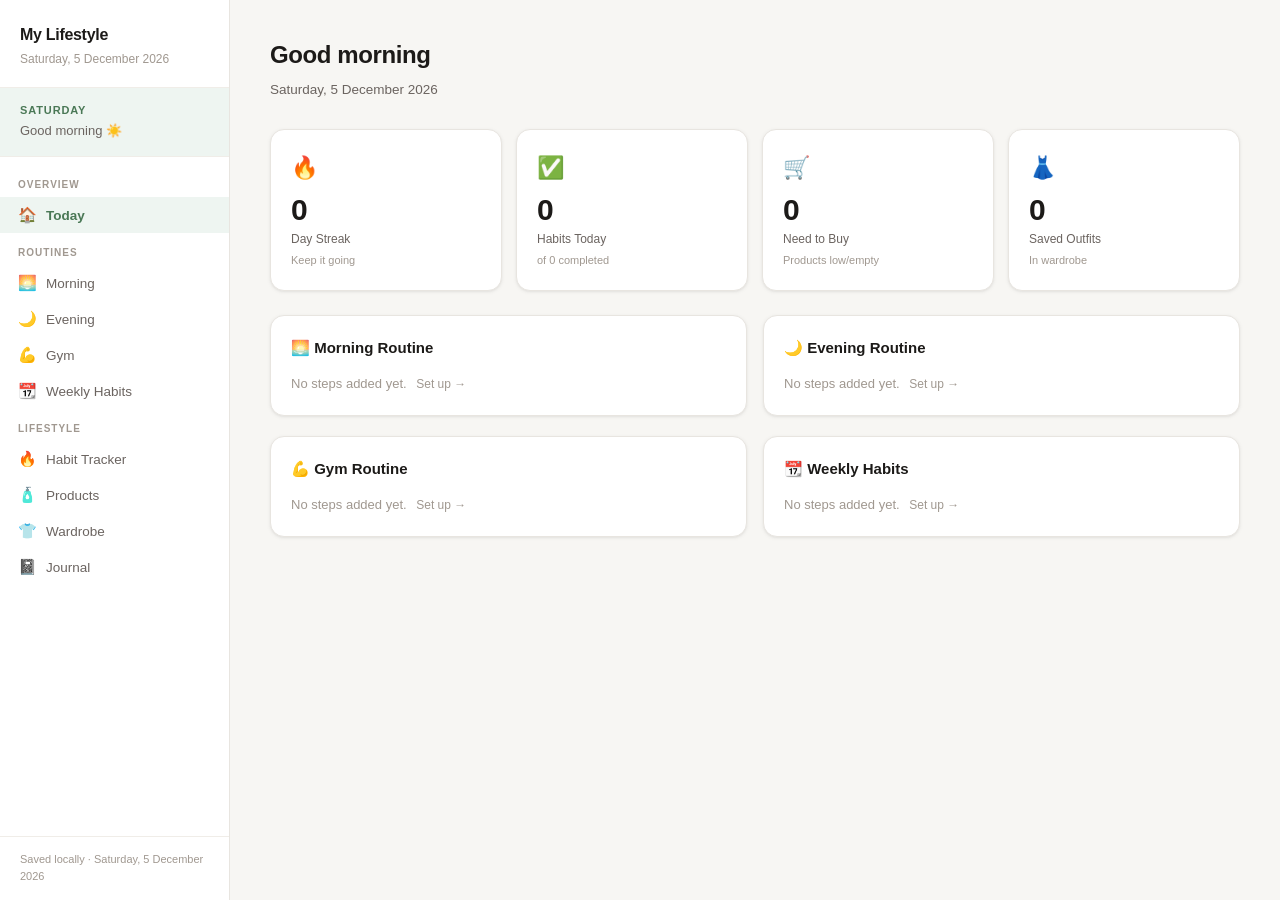
<file: lifestyle.html>
<!DOCTYPE html>
<html lang="en">
<head>
<meta charset="UTF-8">
<meta name="viewport" content="width=device-width, initial-scale=1.0">
<title>My Lifestyle</title>
<style>
  :root {
    --bg: #f7f6f3;
    --surface: #ffffff;
    --surface-warm: #faf9f7;
    --border: #e8e5e0;
    --border-light: #f0ede8;
    --text: #1c1a18;
    --text-secondary: #6b6460;
    --text-muted: #a09890;
    --accent: #4a7856;
    --accent-light: #eef5f1;
    --accent-hover: #3a6044;
    --green: #4a7856;
    --green-light: #eef5f1;
    --amber: #b5620d;
    --amber-light: #fdf2e8;
    --red: #c0392b;
    --red-light: #fdf0ef;
    --blue: #2c5282;
    --blue-light: #ebf0f8;
    --purple: #553c7b;
    --purple-light: #f3effe;
    --radius: 10px;
    --radius-lg: 14px;
    --radius-xl: 20px;
    --shadow: 0 1px 4px rgba(0,0,0,0.06), 0 1px 2px rgba(0,0,0,0.04);
    --shadow-md: 0 4px 12px rgba(0,0,0,0.08), 0 2px 4px rgba(0,0,0,0.04);
  }

  * { box-sizing: border-box; margin: 0; padding: 0; }

  body {
    font-family: -apple-system, BlinkMacSystemFont, 'Segoe UI', 'Inter', sans-serif;
    background: var(--bg);
    color: var(--text);
    font-size: 14px;
    line-height: 1.6;
    min-height: 100vh;
  }

  .app { display: flex; min-height: 100vh; }

  /* Sidebar */
  .sidebar {
    width: 230px;
    background: var(--surface);
    border-right: 1px solid var(--border);
    display: flex;
    flex-direction: column;
    position: fixed;
    top: 0; left: 0; bottom: 0;
    z-index: 100;
  }

  .sidebar-logo {
    padding: 22px 20px 18px;
    border-bottom: 1px solid var(--border-light);
  }
  .sidebar-logo h1 { font-size: 16px; font-weight: 700; letter-spacing: -0.3px; }
  .sidebar-logo p { font-size: 12px; color: var(--text-muted); margin-top: 2px; }

  .sidebar-today {
    padding: 14px 20px;
    background: var(--accent-light);
    border-bottom: 1px solid var(--border-light);
  }
  .sidebar-today .date { font-size: 11px; font-weight: 600; color: var(--accent); text-transform: uppercase; letter-spacing: 0.08em; }
  .sidebar-today .greeting { font-size: 13px; color: var(--text-secondary); margin-top: 2px; }

  .sidebar-nav { flex: 1; padding: 8px 0; overflow-y: auto; }
  .nav-section-label { padding: 12px 18px 4px; font-size: 10px; font-weight: 700; color: var(--text-muted); text-transform: uppercase; letter-spacing: 0.1em; }

  .nav-item {
    display: flex; align-items: center; gap: 10px;
    padding: 9px 18px;
    cursor: pointer;
    font-size: 13.5px;
    color: var(--text-secondary);
    transition: all 0.12s;
    border: none; background: none; width: 100%; text-align: left;
    border-radius: 0;
  }
  .nav-item:hover { background: var(--bg); color: var(--text); }
  .nav-item.active { background: var(--accent-light); color: var(--accent); font-weight: 600; }
  .nav-item .icon { width: 18px; text-align: center; flex-shrink: 0; font-size: 15px; }
  .nav-item .badge-count { margin-left: auto; background: var(--accent); color: white; border-radius: 10px; padding: 1px 6px; font-size: 10px; font-weight: 700; }

  .sidebar-footer {
    padding: 14px 20px;
    border-top: 1px solid var(--border-light);
    font-size: 11px;
    color: var(--text-muted);
  }

  /* Main */
  .main { margin-left: 230px; flex: 1; }
  .page { display: none; padding: 36px 40px; max-width: 1100px; }
  .page.active { display: block; }

  .page-header { margin-bottom: 28px; }
  .page-header h2 { font-size: 24px; font-weight: 800; letter-spacing: -0.4px; }
  .page-header p { color: var(--text-secondary); margin-top: 5px; font-size: 13.5px; }

  /* Cards */
  .card { background: var(--surface); border: 1px solid var(--border); border-radius: var(--radius-lg); padding: 22px; box-shadow: var(--shadow); }
  .card-sm { padding: 16px; }
  .card-title { font-size: 11px; font-weight: 700; color: var(--text-muted); text-transform: uppercase; letter-spacing: 0.08em; margin-bottom: 12px; }

  /* Grid */
  .grid-2 { display: grid; grid-template-columns: 1fr 1fr; gap: 16px; }
  .grid-3 { display: grid; grid-template-columns: 1fr 1fr 1fr; gap: 16px; }
  .grid-4 { display: grid; grid-template-columns: repeat(4, 1fr); gap: 14px; }

  /* Stat cards */
  .stat-card {
    background: var(--surface);
    border: 1px solid var(--border);
    border-radius: var(--radius-lg);
    padding: 20px;
    box-shadow: var(--shadow);
  }
  .stat-icon { font-size: 22px; margin-bottom: 10px; }
  .stat-value { font-size: 30px; font-weight: 800; letter-spacing: -1px; line-height: 1; }
  .stat-label { font-size: 12px; color: var(--text-secondary); margin-top: 5px; }
  .stat-sub { font-size: 11px; color: var(--text-muted); margin-top: 3px; }

  /* Buttons */
  .btn {
    display: inline-flex; align-items: center; gap: 6px;
    padding: 8px 16px; border-radius: var(--radius);
    font-size: 13px; font-weight: 500; cursor: pointer;
    border: none; transition: all 0.15s; font-family: inherit;
  }
  .btn-primary { background: var(--accent); color: white; }
  .btn-primary:hover { background: var(--accent-hover); }
  .btn-secondary { background: var(--surface); color: var(--text); border: 1px solid var(--border); }
  .btn-secondary:hover { background: var(--bg); }
  .btn-danger { background: var(--red-light); color: var(--red); border: 1px solid #f5c0bc; }
  .btn-danger:hover { background: #fbe4e2; }
  .btn-sm { padding: 5px 11px; font-size: 12px; }
  .btn-xs { padding: 3px 8px; font-size: 11px; border-radius: 6px; }
  .btn-icon { padding: 6px 8px; }
  .btn-ghost { background: none; border: none; color: var(--text-muted); padding: 4px 6px; cursor: pointer; border-radius: 6px; font-size: 13px; }
  .btn-ghost:hover { background: var(--bg); color: var(--text); }

  /* Section header */
  .section-header { display: flex; align-items: center; justify-content: space-between; margin-bottom: 16px; }
  .section-header h3 { font-size: 16px; font-weight: 700; }

  /* Tabs */
  .tabs { display: flex; gap: 4px; background: var(--bg); border-radius: 10px; padding: 4px; margin-bottom: 20px; width: fit-content; }
  .tab-btn {
    padding: 7px 16px; border-radius: 7px; font-size: 13px; font-weight: 500;
    cursor: pointer; border: none; background: none; color: var(--text-secondary);
    transition: all 0.15s; font-family: inherit;
  }
  .tab-btn.active { background: var(--surface); color: var(--text); box-shadow: 0 1px 3px rgba(0,0,0,0.08); font-weight: 600; }

  /* Modal */
  .modal-overlay {
    display: none; position: fixed; inset: 0;
    background: rgba(10,8,5,0.4); z-index: 1000;
    align-items: center; justify-content: center;
    backdrop-filter: blur(2px);
  }
  .modal-overlay.open { display: flex; }
  .modal {
    background: var(--surface); border-radius: var(--radius-xl);
    padding: 30px; width: 520px; max-width: 95vw;
    max-height: 90vh; overflow-y: auto;
    box-shadow: 0 20px 60px rgba(0,0,0,0.15);
  }
  .modal h3 { font-size: 18px; font-weight: 800; margin-bottom: 22px; letter-spacing: -0.3px; }

  /* Form */
  .form-group { margin-bottom: 16px; }
  .form-row { display: grid; grid-template-columns: 1fr 1fr; gap: 12px; }
  label { display: block; font-size: 12px; font-weight: 600; color: var(--text-secondary); margin-bottom: 5px; }
  input, select, textarea {
    width: 100%; padding: 9px 12px;
    border: 1px solid var(--border); border-radius: var(--radius);
    font-size: 13px; font-family: inherit; color: var(--text);
    background: var(--surface);
    transition: border-color 0.15s;
  }
  input:focus, select:focus, textarea:focus {
    outline: none; border-color: var(--accent);
    box-shadow: 0 0 0 3px rgba(74,120,86,0.12);
  }
  textarea { resize: vertical; min-height: 80px; }
  .form-actions { display: flex; gap: 8px; justify-content: flex-end; margin-top: 24px; }

  /* Badges */
  .badge {
    display: inline-flex; align-items: center;
    padding: 3px 9px; border-radius: 20px;
    font-size: 11px; font-weight: 600;
  }
  .badge-green { background: var(--green-light); color: var(--green); }
  .badge-amber { background: var(--amber-light); color: var(--amber); }
  .badge-red { background: var(--red-light); color: var(--red); }
  .badge-blue { background: var(--blue-light); color: var(--blue); }
  .badge-purple { background: var(--purple-light); color: var(--purple); }
  .badge-gray { background: var(--border-light); color: var(--text-secondary); }

  /* Routine step */
  .routine-step {
    display: flex; align-items: center; gap: 12px;
    padding: 10px 14px;
    border-radius: var(--radius);
    border: 1px solid var(--border-light);
    background: var(--surface-warm);
    margin-bottom: 8px;
    transition: all 0.15s;
  }
  .routine-step.done { opacity: 0.55; }
  .routine-step.done .step-name { text-decoration: line-through; color: var(--text-muted); }
  .routine-step input[type="checkbox"] { width: 17px; height: 17px; accent-color: var(--accent); cursor: pointer; flex-shrink: 0; }
  .step-name { flex: 1; font-size: 13.5px; }
  .step-time { font-size: 11px; color: var(--text-muted); }
  .step-drag { cursor: grab; color: var(--text-muted); font-size: 14px; padding: 2px 4px; }

  /* Habit grid */
  .habit-grid { display: flex; flex-direction: column; gap: 12px; }
  .habit-row { display: flex; align-items: center; gap: 10px; }
  .habit-label { width: 140px; font-size: 13px; font-weight: 500; flex-shrink: 0; }
  .habit-days { display: flex; gap: 4px; flex-wrap: wrap; }
  .habit-day {
    width: 24px; height: 24px; border-radius: 5px;
    border: 1.5px solid var(--border);
    background: var(--surface);
    cursor: pointer;
    transition: all 0.12s;
    display: flex; align-items: center; justify-content: center;
    font-size: 9px; color: var(--text-muted);
    position: relative;
  }
  .habit-day:hover { border-color: var(--accent); }
  .habit-day.done { background: var(--accent); border-color: var(--accent); }
  .habit-day.today { border-color: var(--accent); border-width: 2px; }
  .habit-streak { font-size: 12px; color: var(--amber); font-weight: 700; white-space: nowrap; }

  /* Product card */
  .product-card {
    background: var(--surface); border: 1px solid var(--border);
    border-radius: var(--radius-lg); padding: 16px;
    display: flex; flex-direction: column; gap: 10px;
    box-shadow: var(--shadow);
    position: relative;
  }
  .product-card.urgent { border-color: #f5c0bc; border-left: 3px solid var(--red); }
  .product-card.low { border-color: #f5deb3; border-left: 3px solid var(--amber); }
  .product-name { font-size: 14px; font-weight: 700; }
  .product-brand { font-size: 12px; color: var(--text-muted); }
  .stock-bar { height: 5px; background: var(--border-light); border-radius: 3px; overflow: hidden; }
  .stock-fill { height: 100%; border-radius: 3px; transition: width 0.3s; }
  .stock-full .stock-fill { background: var(--green); }
  .stock-medium .stock-fill { background: var(--amber); }
  .stock-low .stock-fill { background: var(--red); }

  /* Outfit card */
  .outfit-card {
    background: var(--surface); border: 1px solid var(--border);
    border-radius: var(--radius-lg); padding: 18px;
    box-shadow: var(--shadow);
  }
  .outfit-name { font-size: 15px; font-weight: 700; margin-bottom: 8px; }
  .outfit-item { font-size: 13px; color: var(--text-secondary); padding: 3px 0; border-bottom: 1px solid var(--border-light); }
  .outfit-item:last-child { border-bottom: none; }

  /* Progress ring (SVG) */
  .ring-wrap { position: relative; display: inline-flex; align-items: center; justify-content: center; }
  .ring-center { position: absolute; text-align: center; }
  .ring-pct { font-size: 18px; font-weight: 800; }
  .ring-sub { font-size: 10px; color: var(--text-muted); }

  /* Today page routine cards */
  .today-routine { background: var(--surface); border: 1px solid var(--border); border-radius: var(--radius-lg); padding: 20px; box-shadow: var(--shadow); }
  .today-routine-header { display: flex; align-items: center; justify-content: space-between; margin-bottom: 14px; }
  .today-routine-title { font-size: 15px; font-weight: 700; display: flex; align-items: center; gap: 8px; }
  .routine-progress-text { font-size: 12px; color: var(--text-muted); }
  .routine-mini-bar { height: 4px; background: var(--border-light); border-radius: 2px; margin-bottom: 14px; overflow: hidden; }
  .routine-mini-fill { height: 100%; background: var(--accent); border-radius: 2px; transition: width 0.3s; }

  /* Skin journal */
  .journal-entry { background: var(--surface-warm); border: 1px solid var(--border-light); border-radius: var(--radius); padding: 14px; margin-bottom: 10px; }
  .journal-meta { font-size: 11px; color: var(--text-muted); margin-bottom: 6px; display: flex; gap: 12px; align-items: center; }
  .journal-text { font-size: 13px; color: var(--text); }
  .mood-dot { width: 10px; height: 10px; border-radius: 50%; display: inline-block; }

  /* Weekly habit calendar */
  .cal-header { display: flex; gap: 4px; margin-bottom: 6px; }
  .cal-day-label { width: 24px; text-align: center; font-size: 10px; color: var(--text-muted); font-weight: 600; }

  /* Wishlist item */
  .wish-item { display: flex; align-items: center; gap: 12px; padding: 12px 0; border-bottom: 1px solid var(--border-light); }
  .wish-item:last-child { border-bottom: none; }
  .wish-priority { width: 8px; height: 8px; border-radius: 50%; flex-shrink: 0; }
  .wish-priority.high { background: var(--red); }
  .wish-priority.medium { background: var(--amber); }
  .wish-priority.low { background: var(--green); }

  /* Empty */
  .empty-state { text-align: center; padding: 40px 20px; color: var(--text-muted); }
  .empty-state .ei { font-size: 32px; margin-bottom: 10px; }
  .empty-state p { font-size: 13px; }

  /* Row actions */
  .row-actions { display: flex; gap: 4px; }

  /* Toggle */
  .toggle-wrap { display: flex; align-items: center; gap: 8px; }
  .toggle { position: relative; width: 36px; height: 20px; }
  .toggle input { opacity: 0; width: 0; height: 0; }
  .toggle-slider { position: absolute; inset: 0; background: var(--border); border-radius: 20px; cursor: pointer; transition: 0.2s; }
  .toggle-slider:before { content: ''; position: absolute; width: 14px; height: 14px; left: 3px; top: 3px; background: white; border-radius: 50%; transition: 0.2s; }
  .toggle input:checked + .toggle-slider { background: var(--accent); }
  .toggle input:checked + .toggle-slider:before { transform: translateX(16px); }

  /* Divider */
  .divider { height: 1px; background: var(--border-light); margin: 20px 0; }

  @media (max-width: 900px) {
    .sidebar { width: 200px; }
    .main { margin-left: 200px; }
    .page { padding: 20px; }
    .grid-4 { grid-template-columns: 1fr 1fr; }
    .grid-3 { grid-template-columns: 1fr 1fr; }
  }
</style>
</head>
<body>
<div class="app">

<!-- Sidebar -->
<nav class="sidebar">
  <div class="sidebar-logo">
    <h1>My Lifestyle</h1>
    <p id="sidebar-date-line">Loading...</p>
  </div>
  <div class="sidebar-today">
    <div class="date" id="sidebar-day">Monday</div>
    <div class="greeting" id="sidebar-greeting">Good morning ☀️</div>
  </div>
  <div class="sidebar-nav">
    <div class="nav-section-label">Overview</div>
    <button class="nav-item active" onclick="showPage('today')">
      <span class="icon">🏠</span> Today
    </button>

    <div class="nav-section-label">Routines</div>
    <button class="nav-item" onclick="showPage('morning')">
      <span class="icon">🌅</span> Morning
    </button>
    <button class="nav-item" onclick="showPage('evening')">
      <span class="icon">🌙</span> Evening
    </button>
    <button class="nav-item" onclick="showPage('gym')">
      <span class="icon">💪</span> Gym
    </button>
    <button class="nav-item" onclick="showPage('weekly')">
      <span class="icon">📆</span> Weekly Habits
    </button>

    <div class="nav-section-label">Lifestyle</div>
    <button class="nav-item" onclick="showPage('habits')">
      <span class="icon">🔥</span> Habit Tracker
    </button>
    <button class="nav-item" onclick="showPage('products')">
      <span class="icon">🧴</span> Products
      <span class="badge-count" id="nav-buy-count" style="display:none;"></span>
    </button>
    <button class="nav-item" onclick="showPage('wardrobe')">
      <span class="icon">👕</span> Wardrobe
    </button>
    <button class="nav-item" onclick="showPage('journal')">
      <span class="icon">📓</span> Journal
    </button>
  </div>
  <div class="sidebar-footer">Saved locally · <span id="sf-date"></span></div>
</nav>

<main class="main">

<!-- ===== TODAY ===== -->
<div class="page active" id="page-today">
  <div class="page-header">
    <h2 id="today-greeting-h2">Good morning</h2>
    <p id="today-date-sub">Monday, 9 June 2026</p>
  </div>

  <div class="grid-4" style="margin-bottom:24px;">
    <div class="stat-card">
      <div class="stat-icon">🔥</div>
      <div class="stat-value" id="today-streak">0</div>
      <div class="stat-label">Day Streak</div>
      <div class="stat-sub">Keep it going</div>
    </div>
    <div class="stat-card">
      <div class="stat-icon">✅</div>
      <div class="stat-value" id="today-habits-done">0</div>
      <div class="stat-label">Habits Today</div>
      <div class="stat-sub" id="today-habits-sub">of 0 completed</div>
    </div>
    <div class="stat-card">
      <div class="stat-icon">🛒</div>
      <div class="stat-value" id="today-buy-count">0</div>
      <div class="stat-label">Need to Buy</div>
      <div class="stat-sub">Products low/empty</div>
    </div>
    <div class="stat-card">
      <div class="stat-icon">👗</div>
      <div class="stat-value" id="today-outfit-count">0</div>
      <div class="stat-label">Saved Outfits</div>
      <div class="stat-sub">In wardrobe</div>
    </div>
  </div>

  <div class="grid-2" style="margin-bottom:20px;">
    <div id="today-morning-card" class="today-routine"></div>
    <div id="today-evening-card" class="today-routine"></div>
  </div>
  <div class="grid-2">
    <div id="today-gym-card" class="today-routine"></div>
    <div id="today-weekly-card" class="today-routine"></div>
  </div>
</div>

<!-- ===== MORNING ===== -->
<div class="page" id="page-morning">
  <div class="page-header">
    <h2>🌅 Morning Routine</h2>
    <p>Build your ideal morning. Steps reset each day.</p>
  </div>
  <div id="morning-content"></div>
</div>

<!-- ===== EVENING ===== -->
<div class="page" id="page-evening">
  <div class="page-header">
    <h2>🌙 Evening Routine</h2>
    <p>Wind down and set yourself up for tomorrow.</p>
  </div>
  <div id="evening-content"></div>
</div>

<!-- ===== GYM ===== -->
<div class="page" id="page-gym">
  <div class="page-header">
    <h2>💪 Gym Routine</h2>
    <p>Pre-workout, workout, and recovery steps.</p>
  </div>
  <div id="gym-content"></div>
</div>

<!-- ===== WEEKLY ===== -->
<div class="page" id="page-weekly">
  <div class="page-header">
    <h2>📆 Weekly Habits</h2>
    <p>Things to do each week — laundry, meal prep, planning, etc.</p>
  </div>
  <div id="weekly-content"></div>
</div>

<!-- ===== HABIT TRACKER ===== -->
<div class="page" id="page-habits">
  <div class="page-header">
    <h2>🔥 Habit Tracker</h2>
    <p>Track daily habits and build streaks. Click a day to mark it done.</p>
  </div>

  <div class="section-header">
    <div style="display:flex;gap:8px;align-items:center;">
      <button class="btn btn-ghost" onclick="changeMonth(-1)">‹</button>
      <span id="habit-month-label" style="font-weight:700;font-size:15px;"></span>
      <button class="btn btn-ghost" onclick="changeMonth(1)">›</button>
    </div>
    <button class="btn btn-primary" onclick="openModal('habit-modal')">+ Add Habit</button>
  </div>

  <div class="card">
    <div id="habit-tracker-grid">
      <div class="empty-state"><div class="ei">🔥</div><p>Add habits to track below.</p></div>
    </div>
  </div>

  <div style="margin-top:20px;">
    <div class="section-header">
      <h3 style="font-size:14px;color:var(--text-muted);font-weight:600;text-transform:uppercase;letter-spacing:0.05em;">Manage Habits</h3>
      <span></span>
    </div>
    <div id="habit-manage-list"></div>
  </div>
</div>

<!-- ===== PRODUCTS ===== -->
<div class="page" id="page-products">
  <div class="page-header">
    <h2>🧴 Products</h2>
    <p>Track what you have, what you're running low on, and what to buy next.</p>
  </div>

  <div class="tabs">
    <button class="tab-btn active" onclick="switchProductTab('skincare',this)">Skincare & Grooming</button>
    <button class="tab-btn" onclick="switchProductTab('clothes',this)">Clothes Wishlist</button>
    <button class="tab-btn" onclick="switchProductTab('supps',this)">Supplements</button>
  </div>

  <div id="products-buy-alert" style="display:none;background:var(--red-light);border:1px solid #f5c0bc;border-radius:var(--radius);padding:12px 16px;margin-bottom:16px;font-size:13px;color:var(--red);"></div>

  <div class="section-header">
    <h3 id="prod-tab-title">Skincare & Grooming</h3>
    <button class="btn btn-primary" onclick="openAddProduct()">+ Add Product</button>
  </div>

  <div id="products-skincare-tab">
    <div id="products-skincare-grid" class="grid-3"></div>
  </div>
  <div id="products-clothes-tab" style="display:none;">
    <div id="products-clothes-list"></div>
  </div>
  <div id="products-supps-tab" style="display:none;">
    <div id="products-supps-grid" class="grid-3"></div>
  </div>
</div>

<!-- ===== WARDROBE ===== -->
<div class="page" id="page-wardrobe">
  <div class="page-header">
    <h2>👕 Wardrobe & Outfits</h2>
    <p>Save your go-to outfits and plan what to wear.</p>
  </div>

  <div class="tabs">
    <button class="tab-btn active" onclick="switchWardrobeTab('outfits',this)">Saved Outfits</button>
    <button class="tab-btn" onclick="switchWardrobeTab('planner',this)">Week Planner</button>
  </div>

  <div id="wardrobe-outfits-tab">
    <div class="section-header">
      <div style="display:flex;gap:8px;">
        <select id="outfit-filter-season" onchange="renderOutfits()" style="padding:6px 10px;width:auto;">
          <option value="">All Seasons</option>
          <option>Summer</option><option>Autumn</option><option>Winter</option><option>Spring</option>
        </select>
        <select id="outfit-filter-occ" onchange="renderOutfits()" style="padding:6px 10px;width:auto;">
          <option value="">All Occasions</option>
          <option>Casual</option><option>School</option><option>Going Out</option><option>Sport</option><option>Smart</option>
        </select>
      </div>
      <button class="btn btn-primary" onclick="openModal('outfit-modal')">+ Save Outfit</button>
    </div>
    <div id="outfits-grid" class="grid-3"></div>
  </div>

  <div id="wardrobe-planner-tab" style="display:none;">
    <div class="card">
      <div class="card-title">This Week's Outfits</div>
      <div id="week-planner-grid"></div>
    </div>
  </div>
</div>

<!-- ===== JOURNAL ===== -->
<div class="page" id="page-journal">
  <div class="page-header">
    <h2>📓 Daily Journal</h2>
    <p>Log your skin condition, energy, mood, and notes. Spot patterns over time.</p>
  </div>

  <div class="grid-2" style="margin-bottom:20px;align-items:start;">
    <div class="card">
      <div class="card-title">Today's Entry</div>
      <div class="form-group">
        <label>Mood</label>
        <div style="display:flex;gap:8px;flex-wrap:wrap;" id="mood-picker">
          <button class="btn btn-secondary btn-sm" onclick="selectMood(this,'😊 Great')">😊 Great</button>
          <button class="btn btn-secondary btn-sm" onclick="selectMood(this,'😐 Okay')">😐 Okay</button>
          <button class="btn btn-secondary btn-sm" onclick="selectMood(this,'😴 Tired')">😴 Tired</button>
          <button class="btn btn-secondary btn-sm" onclick="selectMood(this,'😤 Stressed')">😤 Stressed</button>
          <button class="btn btn-secondary btn-sm" onclick="selectMood(this,'🤒 Unwell')">🤒 Unwell</button>
        </div>
      </div>
      <div class="form-group">
        <label>Energy (1–10)</label>
        <input type="range" id="j-energy" min="1" max="10" value="7" oninput="document.getElementById('j-energy-val').textContent=this.value" style="width:100%;accent-color:var(--accent);">
        <div style="display:flex;justify-content:space-between;font-size:11px;color:var(--text-muted);margin-top:4px;"><span>Low</span><span id="j-energy-val">7</span><span>High</span></div>
      </div>
      <div class="form-group">
        <label>Skin Today</label>
        <select id="j-skin">
          <option value="">Select...</option>
          <option>Clear ✨</option>
          <option>Mostly clear</option>
          <option>Slight breakout</option>
          <option>Dry / tight</option>
          <option>Oily</option>
          <option>Sensitive / red</option>
          <option>Bad breakout</option>
        </select>
      </div>
      <div class="form-group">
        <label>Notes</label>
        <textarea id="j-notes" placeholder="Anything to note today — diet, sleep, stress, new products..." rows="3"></textarea>
      </div>
      <button class="btn btn-primary" onclick="saveJournalEntry()" style="width:100%;">Save Entry</button>
    </div>

    <div>
      <div class="card-title" style="margin-bottom:12px;">Past Entries</div>
      <div id="journal-entries-list">
        <div class="empty-state" style="padding:20px 0;"><p>No entries yet.</p></div>
      </div>
    </div>
  </div>
</div>

</main>
</div>

<!-- ===== MODALS ===== -->

<!-- Routine Step Modal -->
<div class="modal-overlay" id="step-modal">
  <div class="modal">
    <h3 id="step-modal-title">Add Step</h3>
    <input type="hidden" id="step-routine-key">
    <input type="hidden" id="step-edit-id">
    <div class="form-group">
      <label>Step Name *</label>
      <input type="text" id="step-name" placeholder="e.g. Wash face, Take vitamins...">
    </div>
    <div class="form-row">
      <div class="form-group">
        <label>Duration (optional)</label>
        <input type="text" id="step-duration" placeholder="5 min">
      </div>
      <div class="form-group">
        <label>Category</label>
        <select id="step-category">
          <option value="">— None —</option>
          <option>Skincare</option>
          <option>Body</option>
          <option>Hair</option>
          <option>Nutrition</option>
          <option>Exercise</option>
          <option>Mental</option>
          <option>Hygiene</option>
          <option>Other</option>
        </select>
      </div>
    </div>
    <div class="form-group">
      <label>Notes / Products used</label>
      <textarea id="step-notes" placeholder="Which product? Any reminders?" rows="2"></textarea>
    </div>
    <div class="form-actions">
      <button class="btn btn-secondary" onclick="closeModal('step-modal')">Cancel</button>
      <button class="btn btn-primary" onclick="saveStep()">Save</button>
    </div>
  </div>
</div>

<!-- Habit Modal -->
<div class="modal-overlay" id="habit-modal">
  <div class="modal">
    <h3>Add Habit</h3>
    <input type="hidden" id="habit-edit-id">
    <div class="form-group">
      <label>Habit Name *</label>
      <input type="text" id="habit-name" placeholder="e.g. Gym, Read 20 mins, No junk food...">
    </div>
    <div class="form-row">
      <div class="form-group">
        <label>Icon (emoji)</label>
        <input type="text" id="habit-icon" placeholder="💪" maxlength="4">
      </div>
      <div class="form-group">
        <label>Category</label>
        <select id="habit-category">
          <option>Health</option>
          <option>Fitness</option>
          <option>Skincare</option>
          <option>Study</option>
          <option>Mindset</option>
          <option>Diet</option>
          <option>Other</option>
        </select>
      </div>
    </div>
    <div class="form-actions">
      <button class="btn btn-secondary" onclick="closeModal('habit-modal')">Cancel</button>
      <button class="btn btn-primary" onclick="saveHabit()">Add Habit</button>
    </div>
  </div>
</div>

<!-- Product Modal -->
<div class="modal-overlay" id="product-modal">
  <div class="modal">
    <h3 id="product-modal-title">Add Product</h3>
    <input type="hidden" id="product-edit-id">
    <input type="hidden" id="product-tab-key">
    <div class="form-row">
      <div class="form-group">
        <label>Product Name *</label>
        <input type="text" id="prod-name" placeholder="e.g. CeraVe Moisturiser">
      </div>
      <div class="form-group">
        <label>Brand</label>
        <input type="text" id="prod-brand" placeholder="CeraVe">
      </div>
    </div>

    <div id="skincare-fields">
      <div class="form-row">
        <div class="form-group">
          <label>Category</label>
          <select id="prod-cat">
            <option>Cleanser</option><option>Toner</option><option>Serum</option>
            <option>Moisturiser</option><option>SPF</option><option>Eye Cream</option>
            <option>Mask</option><option>Body Wash</option><option>Shampoo</option>
            <option>Conditioner</option><option>Deodorant</option><option>Fragrance</option>
            <option>Hair Styling</option><option>Other</option>
          </select>
        </div>
        <div class="form-group">
          <label>Stock Level</label>
          <select id="prod-stock">
            <option value="full">Full / Stocked</option>
            <option value="medium">Getting low</option>
            <option value="low">Running out!</option>
            <option value="empty">Empty — need to buy</option>
          </select>
        </div>
      </div>
      <div class="form-row">
        <div class="form-group">
          <label>Opened / Expiry date</label>
          <input type="date" id="prod-expiry">
        </div>
        <div class="form-group">
          <label>Rating</label>
          <select id="prod-rating">
            <option value="">— Not rated —</option>
            <option value="5">⭐⭐⭐⭐⭐ Love it</option>
            <option value="4">⭐⭐⭐⭐ Good</option>
            <option value="3">⭐⭐⭐ Okay</option>
            <option value="2">⭐⭐ Meh</option>
            <option value="1">⭐ Didn't work</option>
          </select>
        </div>
      </div>
      <div class="form-group">
        <label>Buy Link</label>
        <input type="url" id="prod-skincare-link" placeholder="https://...">
      </div>
    </div>

    <div id="clothes-fields" style="display:none;">
      <div class="form-row">
        <div class="form-group">
          <label>Type</label>
          <select id="prod-clothes-type">
            <option>T-Shirt</option><option>Jeans</option><option>Shorts</option>
            <option>Hoodie</option><option>Jacket</option><option>Shoes</option>
            <option>Trainers</option><option>Tracksuit</option><option>Shirt</option>
            <option>Trousers</option><option>Accessories</option><option>Other</option>
          </select>
        </div>
        <div class="form-group">
          <label>Priority</label>
          <select id="prod-clothes-priority">
            <option value="high">Need now</option>
            <option value="medium">Want soon</option>
            <option value="low">Wishlist</option>
          </select>
        </div>
      </div>
      <div class="form-row">
        <div class="form-group">
          <label>Budget</label>
          <input type="text" id="prod-clothes-budget" placeholder="€50">
        </div>
        <div class="form-group">
          <label>Link</label>
          <input type="url" id="prod-clothes-link" placeholder="https://...">
        </div>
      </div>
    </div>

    <div id="supps-fields" style="display:none;">
      <div class="form-row">
        <div class="form-group">
          <label>Type</label>
          <select id="prod-supp-type">
            <option>Protein</option><option>Creatine</option><option>Pre-workout</option>
            <option>Vitamin D</option><option>Omega-3</option><option>Magnesium</option>
            <option>Zinc</option><option>Multivitamin</option><option>Collagen</option><option>Other</option>
          </select>
        </div>
        <div class="form-group">
          <label>Stock Level</label>
          <select id="prod-supp-stock">
            <option value="full">Full / Stocked</option>
            <option value="medium">Getting low</option>
            <option value="low">Running out!</option>
            <option value="empty">Empty — need to buy</option>
          </select>
        </div>
      </div>
      <div class="form-row">
        <div class="form-group">
          <label>Dose / Timing</label>
          <input type="text" id="prod-supp-dose" placeholder="5g with water, morning">
        </div>
        <div class="form-group">
          <label>Link</label>
          <input type="url" id="prod-supp-link" placeholder="https://...">
        </div>
      </div>
    </div>

    <div class="form-group">
      <label>Notes</label>
      <textarea id="prod-notes" placeholder="Any notes about this product..." rows="2"></textarea>
    </div>
    <div class="form-actions">
      <button class="btn btn-secondary" onclick="closeModal('product-modal')">Cancel</button>
      <button class="btn btn-primary" onclick="saveProduct()">Save</button>
    </div>
  </div>
</div>

<!-- Outfit Modal -->
<div class="modal-overlay" id="outfit-modal">
  <div class="modal">
    <h3 id="outfit-modal-title">Save Outfit</h3>
    <input type="hidden" id="outfit-edit-id">
    <div class="form-row">
      <div class="form-group">
        <label>Outfit Name *</label>
        <input type="text" id="outfit-name" placeholder="e.g. Casual Friday, Gym Look...">
      </div>
      <div class="form-group">
        <label>Occasion</label>
        <select id="outfit-occ">
          <option>Casual</option><option>School</option><option>Going Out</option>
          <option>Sport</option><option>Smart</option><option>Other</option>
        </select>
      </div>
    </div>
    <div class="form-row">
      <div class="form-group">
        <label>Season</label>
        <select id="outfit-season">
          <option>Any</option><option>Summer</option><option>Autumn</option>
          <option>Winter</option><option>Spring</option>
        </select>
      </div>
      <div class="form-group">
        <label>Rating</label>
        <select id="outfit-rating">
          <option value="5">⭐⭐⭐⭐⭐ Favourite</option>
          <option value="4">⭐⭐⭐⭐ Good</option>
          <option value="3">⭐⭐⭐ Alright</option>
        </select>
      </div>
    </div>
    <div class="form-group">
      <label>Items (one per line)</label>
      <textarea id="outfit-items" rows="5" placeholder="White Nike tee&#10;Grey slim joggers&#10;New Balance 550 cream&#10;Black cap"></textarea>
    </div>
    <div class="form-group">
      <label>Notes / Inspo</label>
      <textarea id="outfit-notes" rows="2" placeholder="Works well with... good for..."></textarea>
    </div>
    <div class="form-actions">
      <button class="btn btn-secondary" onclick="closeModal('outfit-modal')">Cancel</button>
      <button class="btn btn-primary" onclick="saveOutfit()">Save</button>
    </div>
  </div>
</div>

<script>
// ============================================================
// STATE
// ============================================================
const DB = {
  routines: { morning: [], evening: [], gym: [], weekly: [] },
  routineChecks: {},   // { 'morning_stepId_YYYY-MM-DD': true }
  habits: [],
  habitLog: {},        // { 'habitId_YYYY-MM-DD': true }
  products: { skincare: [], clothes: [], supps: [] },
  outfits: [],
  weekPlanner: {},     // { 'Mon': outfitId, ... }
  journal: [],
  habitViewMonth: null
};

let currentProductTab = 'skincare';
let currentWardrobeTab = 'outfits';

function load() {
  const s = localStorage.getItem('lifestyleDB');
  if (s) { try { Object.assign(DB, JSON.parse(s)); } catch(e) {} }
  if (!DB.routines) DB.routines = { morning: [], evening: [], gym: [], weekly: [] };
  ['morning','evening','gym','weekly'].forEach(r => { if (!DB.routines[r]) DB.routines[r] = []; });
  if (!DB.habits) DB.habits = [];
  if (!DB.habitLog) DB.habitLog = {};
  if (!DB.products) DB.products = { skincare:[], clothes:[], supps:[] };
  ['skincare','clothes','supps'].forEach(k => { if (!DB.products[k]) DB.products[k] = []; });
  if (!DB.outfits) DB.outfits = [];
  if (!DB.journal) DB.journal = [];
  if (!DB.routineChecks) DB.routineChecks = {};
  if (!DB.weekPlanner) DB.weekPlanner = {};
}

function save() { localStorage.setItem('lifestyleDB', JSON.stringify(DB)); }

function uid() { return Date.now().toString(36) + Math.random().toString(36).slice(2); }

function today() {
  const d = new Date();
  return d.toISOString().split('T')[0];
}

// ============================================================
// DATE / GREETING
// ============================================================
function initDateGreeting() {
  const now = new Date();
  const h = now.getHours();
  const greeting = h < 12 ? 'Good morning ☀️' : h < 17 ? 'Good afternoon 🌤️' : 'Good evening 🌙';
  const greetWord = h < 12 ? 'Good morning' : h < 17 ? 'Good afternoon' : 'Good evening';
  const dayNames = ['Sunday','Monday','Tuesday','Wednesday','Thursday','Friday','Saturday'];
  const monthNames = ['January','February','March','April','May','June','July','August','September','October','November','December'];
  const dayStr = dayNames[now.getDay()];
  const dateStr = `${dayStr}, ${now.getDate()} ${monthNames[now.getMonth()]} ${now.getFullYear()}`;

  document.getElementById('sidebar-date-line').textContent = dateStr;
  document.getElementById('sidebar-day').textContent = dayStr;
  document.getElementById('sidebar-greeting').textContent = greeting;
  document.getElementById('today-greeting-h2').textContent = greetWord;
  document.getElementById('today-date-sub').textContent = dateStr;
  document.getElementById('sf-date').textContent = dateStr;
}

// ============================================================
// NAVIGATION
// ============================================================
function showPage(id) {
  document.querySelectorAll('.page').forEach(p => p.classList.remove('active'));
  document.querySelectorAll('.nav-item').forEach(n => n.classList.remove('active'));
  document.getElementById('page-' + id).classList.add('active');
  const btn = document.querySelector(`[onclick="showPage('${id}')"]`);
  if (btn) btn.classList.add('active');
  renderPage(id);
}

function renderPage(id) {
  if (id === 'today') renderToday();
  if (id === 'morning') renderRoutinePage('morning');
  if (id === 'evening') renderRoutinePage('evening');
  if (id === 'gym') renderRoutinePage('gym');
  if (id === 'weekly') renderRoutinePage('weekly');
  if (id === 'habits') renderHabits();
  if (id === 'products') renderProducts();
  if (id === 'wardrobe') renderWardrobe();
  if (id === 'journal') renderJournal();
}

// ============================================================
// MODALS
// ============================================================
function openModal(id, editId) {
  document.getElementById(id).classList.add('open');
  if (!editId) {
    const modal = document.getElementById(id);
    modal.querySelectorAll('input:not([type=hidden])').forEach(i => { if(i.type!=='range') i.value=''; });
    modal.querySelectorAll('textarea').forEach(t => t.value='');
    modal.querySelectorAll('select').forEach(s => s.selectedIndex=0);
  }
}
function closeModal(id) { document.getElementById(id).classList.remove('open'); }
document.querySelectorAll('.modal-overlay').forEach(o => {
  o.addEventListener('click', e => { if (e.target===o) o.classList.remove('open'); });
});

// ============================================================
// TODAY
// ============================================================
function renderToday() {
  // Streak: count consecutive days habits were all done
  const streak = calcStreak();
  document.getElementById('today-streak').textContent = streak;

  const todayStr = today();
  const totalHabits = DB.habits.length;
  const doneTodayHabits = DB.habits.filter(h => DB.habitLog[h.id + '_' + todayStr]).length;
  document.getElementById('today-habits-done').textContent = doneTodayHabits;
  document.getElementById('today-habits-sub').textContent = `of ${totalHabits} completed`;

  const buyCount = countNeedToBuy();
  document.getElementById('today-buy-count').textContent = buyCount;
  document.getElementById('today-outfit-count').textContent = DB.outfits.length;

  updateNavBuyBadge(buyCount);

  // Routine mini-cards
  const routineInfo = {
    morning: { emoji:'🌅', label:'Morning Routine' },
    evening: { emoji:'🌙', label:'Evening Routine' },
    gym:     { emoji:'💪', label:'Gym Routine' },
    weekly:  { emoji:'📆', label:'Weekly Habits' }
  };

  Object.entries(routineInfo).forEach(([key, info]) => {
    const steps = DB.routines[key] || [];
    const done = steps.filter(s => DB.routineChecks[key+'_'+s.id+'_'+todayStr]).length;
    const total = steps.length;
    const pct = total ? Math.round(done/total*100) : 0;
    const el = document.getElementById('today-' + (key==='morning'?'morning':key==='evening'?'evening':key==='gym'?'gym':'weekly') + '-card');
    if (!el) return;

    if (total === 0) {
      el.innerHTML = `<div class="today-routine-header"><div class="today-routine-title">${info.emoji} ${info.label}</div></div><div style="color:var(--text-muted);font-size:13px;">No steps added yet. <button class="btn-ghost" style="font-size:12px;padding:2px 6px;" onclick="showPage('${key}')">Set up →</button></div>`;
      return;
    }

    const checkboxes = steps.slice(0,4).map(s => {
      const checked = !!DB.routineChecks[key+'_'+s.id+'_'+todayStr];
      return `<div class="routine-step ${checked?'done':''}" style="padding:7px 12px;margin-bottom:5px;">
        <input type="checkbox" ${checked?'checked':''} onchange="toggleStep('${key}','${s.id}',this)">
        <span class="step-name" style="font-size:13px;">${s.name}</span>
        ${s.duration ? `<span class="step-time">${s.duration}</span>` : ''}
      </div>`;
    }).join('');
    const more = total > 4 ? `<div style="font-size:12px;color:var(--text-muted);margin-top:6px;">+${total-4} more · <button class="btn-ghost" style="font-size:12px;" onclick="showPage('${key}')">See all</button></div>` : '';

    el.innerHTML = `
      <div class="today-routine-header">
        <div class="today-routine-title">${info.emoji} ${info.label}</div>
        <span class="routine-progress-text">${done}/${total} done</span>
      </div>
      <div class="routine-mini-bar"><div class="routine-mini-fill" style="width:${pct}%"></div></div>
      ${checkboxes}${more}`;
  });
}

function calcStreak() {
  if (DB.habits.length === 0) return 0;
  let streak = 0;
  const d = new Date();
  for (let i = 0; i < 365; i++) {
    const dateStr = d.toISOString().split('T')[0];
    const allDone = DB.habits.every(h => DB.habitLog[h.id + '_' + dateStr]);
    if (allDone) { streak++; d.setDate(d.getDate()-1); }
    else break;
  }
  return streak;
}

function countNeedToBuy() {
  let count = 0;
  DB.products.skincare.forEach(p => { if (p.stock==='low'||p.stock==='empty') count++; });
  DB.products.supps.forEach(p => { if (p.stock==='low'||p.stock==='empty') count++; });
  DB.products.clothes.forEach(p => { if (p.priority==='high') count++; });
  return count;
}

function updateNavBuyBadge(count) {
  const badge = document.getElementById('nav-buy-count');
  if (count > 0) { badge.textContent = count; badge.style.display = ''; }
  else badge.style.display = 'none';
}

// ============================================================
// ROUTINES
// ============================================================
const ROUTINE_LABELS = {
  morning: { emoji:'🌅', label:'Morning Routine', tip:'Tip: Order steps from most to least important so you nail the essentials even on rushed days.' },
  evening: { emoji:'🌙', label:'Evening Routine', tip:'Tip: A consistent evening routine dramatically improves sleep quality and skin health.' },
  gym:     { emoji:'💪', label:'Gym Routine', tip:'Tip: Pre-workout, workout steps, and recovery all in one place.' },
  weekly:  { emoji:'📆', label:'Weekly Habits', tip:'Tip: Check these off once per week — laundry, meal prep, planning, etc.' }
};

function renderRoutinePage(key) {
  const info = ROUTINE_LABELS[key];
  const steps = DB.routines[key] || [];
  const todayStr = today();
  const container = document.getElementById(key + '-content');

  const totalTime = steps.reduce((sum, s) => {
    const m = parseInt(s.duration); return sum + (isNaN(m) ? 0 : m);
  }, 0);

  let html = `
    <div style="background:var(--accent-light);border:1px solid #c8dece;border-radius:var(--radius-lg);padding:14px 18px;margin-bottom:20px;font-size:13px;color:var(--accent);">
      ${info.tip}
    </div>
    <div class="section-header" style="margin-bottom:16px;">
      <div style="color:var(--text-secondary);font-size:13px;">${steps.length} steps ${totalTime ? '· ~'+totalTime+' min total' : ''}</div>
      <button class="btn btn-primary" onclick="openStepModal('${key}')">+ Add Step</button>
    </div>`;

  if (steps.length === 0) {
    html += `<div class="empty-state card"><div class="ei">${info.emoji}</div><p>No steps yet — add your first one above.</p></div>`;
  } else {
    html += `<div id="${key}-steps-list">`;
    steps.forEach((s, i) => {
      const checked = !!DB.routineChecks[key+'_'+s.id+'_'+todayStr];
      const catColors = {Skincare:'badge-green',Body:'badge-blue',Hair:'badge-purple',Nutrition:'badge-amber',Exercise:'badge-red',Mental:'badge-purple',Hygiene:'badge-gray'};
      const catBadge = s.category ? `<span class="badge ${catColors[s.category]||'badge-gray'}" style="font-size:10px;padding:2px 7px;">${s.category}</span>` : '';
      html += `<div class="routine-step ${checked?'done':''}" id="step-row-${s.id}">
        <span class="step-drag" style="cursor:default;color:var(--border);">⋮⋮</span>
        <input type="checkbox" ${checked?'checked':''} onchange="toggleStep('${key}','${s.id}',this)">
        <div style="flex:1;">
          <div style="display:flex;align-items:center;gap:8px;flex-wrap:wrap;">
            <span class="step-name">${s.name}</span>
            ${catBadge}
          </div>
          ${s.notes ? `<div style="font-size:11px;color:var(--text-muted);margin-top:1px;">${s.notes}</div>` : ''}
        </div>
        ${s.duration ? `<span class="step-time">${s.duration}</span>` : ''}
        <div class="row-actions">
          <button class="btn btn-secondary btn-xs" onclick="openStepModal('${key}','${s.id}')">✏️</button>
          <button class="btn btn-danger btn-xs" onclick="deleteStep('${key}','${s.id}')">🗑</button>
          ${i>0?`<button class="btn btn-secondary btn-xs" onclick="moveStep('${key}','${s.id}',-1)">↑</button>`:''}
          ${i<steps.length-1?`<button class="btn btn-secondary btn-xs" onclick="moveStep('${key}','${s.id}',1)">↓</button>`:''}
        </div>
      </div>`;
    });
    html += '</div>';

    const done = steps.filter(s => DB.routineChecks[key+'_'+s.id+'_'+todayStr]).length;
    const pct = Math.round(done/steps.length*100);
    html += `<div class="card" style="margin-top:16px;">
      <div class="card-title">Today's Progress</div>
      <div style="display:flex;justify-content:space-between;font-size:13px;margin-bottom:8px;">
        <span>${done} of ${steps.length} steps done today</span>
        <span style="font-weight:700;color:var(--accent);">${pct}%</span>
      </div>
      <div class="progress-bar" style="height:8px;background:var(--border-light);border-radius:4px;overflow:hidden;">
        <div style="height:100%;width:${pct}%;background:var(--accent);border-radius:4px;transition:width 0.3s;"></div>
      </div>
    </div>`;
  }

  container.innerHTML = html;
}

function toggleStep(routineKey, stepId, el) {
  const key = routineKey + '_' + stepId + '_' + today();
  DB.routineChecks[key] = el.checked;
  const row = document.getElementById('step-row-' + stepId);
  if (row) { row.classList.toggle('done', el.checked); row.querySelector('.step-name').style.textDecoration = el.checked ? 'line-through' : ''; }
  save();
  // Update today progress if on same routine page
  const pctEl = document.querySelector(`#${routineKey}-content .card`);
  renderRoutinePage(routineKey);
}

function openStepModal(routineKey, stepId) {
  document.getElementById('step-routine-key').value = routineKey;
  document.getElementById('step-edit-id').value = stepId || '';
  document.getElementById('step-modal-title').textContent = stepId ? 'Edit Step' : 'Add Step';
  if (stepId) {
    const s = (DB.routines[routineKey]||[]).find(x => x.id===stepId);
    if (s) {
      document.getElementById('step-name').value = s.name;
      document.getElementById('step-duration').value = s.duration||'';
      document.getElementById('step-category').value = s.category||'';
      document.getElementById('step-notes').value = s.notes||'';
    }
  } else {
    document.getElementById('step-name').value='';
    document.getElementById('step-duration').value='';
    document.getElementById('step-category').value='';
    document.getElementById('step-notes').value='';
  }
  openModal('step-modal', stepId||null);
}

function saveStep() {
  const name = document.getElementById('step-name').value.trim();
  if (!name) { alert('Please enter a step name.'); return; }
  const key = document.getElementById('step-routine-key').value;
  const editId = document.getElementById('step-edit-id').value;

  const step = {
    id: editId || uid(),
    name,
    duration: document.getElementById('step-duration').value,
    category: document.getElementById('step-category').value,
    notes: document.getElementById('step-notes').value
  };

  if (!DB.routines[key]) DB.routines[key] = [];
  if (editId) {
    const idx = DB.routines[key].findIndex(s => s.id===editId);
    if (idx>=0) DB.routines[key][idx] = step;
  } else {
    DB.routines[key].push(step);
  }
  save();
  closeModal('step-modal');
  renderRoutinePage(key);
}

function deleteStep(key, id) {
  if (!confirm('Delete this step?')) return;
  DB.routines[key] = (DB.routines[key]||[]).filter(s => s.id!==id);
  save();
  renderRoutinePage(key);
}

function moveStep(key, id, dir) {
  const arr = DB.routines[key];
  const i = arr.findIndex(s => s.id===id);
  const j = i+dir;
  if (j<0||j>=arr.length) return;
  [arr[i],arr[j]]=[arr[j],arr[i]];
  save();
  renderRoutinePage(key);
}

// ============================================================
// HABIT TRACKER
// ============================================================
if (!DB.habitViewMonth) DB.habitViewMonth = new Date().toISOString().slice(0,7);

function changeMonth(dir) {
  const [y,m] = DB.habitViewMonth.split('-').map(Number);
  const d = new Date(y, m-1+dir, 1);
  DB.habitViewMonth = d.toISOString().slice(0,7);
  renderHabits();
}

function saveHabit() {
  const name = document.getElementById('habit-name').value.trim();
  if (!name) { alert('Please enter a habit name.'); return; }
  const editId = document.getElementById('habit-edit-id').value;
  const habit = {
    id: editId || uid(),
    name,
    icon: document.getElementById('habit-icon').value || '✅',
    category: document.getElementById('habit-category').value
  };
  if (editId) {
    const i = DB.habits.findIndex(h=>h.id===editId);
    if (i>=0) DB.habits[i]=habit;
  } else {
    DB.habits.push(habit);
  }
  save();
  closeModal('habit-modal');
  renderHabits();
}

function deleteHabit(id) {
  if (!confirm('Delete this habit? All log data will be lost.')) return;
  DB.habits = DB.habits.filter(h=>h.id!==id);
  save();
  renderHabits();
}

function toggleHabitDay(habitId, dateStr) {
  const key = habitId+'_'+dateStr;
  DB.habitLog[key] = !DB.habitLog[key];
  if (!DB.habitLog[key]) delete DB.habitLog[key];
  save();
  renderHabits();
}

function calcHabitStreak(habitId) {
  let streak = 0;
  const d = new Date();
  for (let i = 0; i < 365; i++) {
    const ds = d.toISOString().split('T')[0];
    if (DB.habitLog[habitId+'_'+ds]) { streak++; d.setDate(d.getDate()-1); }
    else break;
  }
  return streak;
}

function renderHabits() {
  if (!DB.habitViewMonth) DB.habitViewMonth = new Date().toISOString().slice(0,7);
  const [y,m] = DB.habitViewMonth.split('-').map(Number);
  const monthNames = ['January','February','March','April','May','June','July','August','September','October','November','December'];
  document.getElementById('habit-month-label').textContent = `${monthNames[m-1]} ${y}`;

  const daysInMonth = new Date(y,m,0).getDate();
  const todayStr = today();

  // Day labels
  const dayNums = Array.from({length:daysInMonth},(_,i)=>i+1);
  const headerHtml = `<div style="display:flex;gap:4px;margin-bottom:4px;padding-left:150px;">
    ${dayNums.map(d=>`<div style="width:24px;text-align:center;font-size:9px;color:var(--text-muted);font-weight:600;">${d}</div>`).join('')}
  </div>`;

  const grid = document.getElementById('habit-tracker-grid');
  const manageList = document.getElementById('habit-manage-list');

  if (DB.habits.length === 0) {
    grid.innerHTML = '<div class="empty-state"><div class="ei">🔥</div><p>Add habits to start tracking.</p></div>';
    manageList.innerHTML = '';
    return;
  }

  let gridHtml = headerHtml;
  DB.habits.forEach(h => {
    const streak = calcHabitStreak(h.id);
    const row = dayNums.map(d => {
      const ds = `${y}-${String(m).padStart(2,'0')}-${String(d).padStart(2,'0')}`;
      const done = !!DB.habitLog[h.id+'_'+ds];
      const isToday = ds===todayStr;
      const isFuture = ds>todayStr;
      return `<div class="habit-day ${done?'done':''} ${isToday?'today':''}"
        onclick="${isFuture?'':''}"
        style="cursor:${isFuture?'default':'pointer'};opacity:${isFuture?0.3:1};"
        ${!isFuture?`onclick="toggleHabitDay('${h.id}','${ds}')" title="${ds}"`:''}>
      </div>`;
    }).join('');
    gridHtml += `<div style="display:flex;align-items:center;gap:4px;margin-bottom:6px;">
      <div style="width:150px;display:flex;align-items:center;gap:6px;flex-shrink:0;">
        <span style="font-size:16px;">${h.icon}</span>
        <span style="font-size:12px;font-weight:600;overflow:hidden;text-overflow:ellipsis;white-space:nowrap;">${h.name}</span>
      </div>
      ${row}
      <span class="habit-streak" style="margin-left:8px;width:50px;font-size:11px;">${streak>0?'🔥'+streak+'d':''}</span>
    </div>`;
  });

  // Monthly completion row
  gridHtml += `<div style="margin-top:12px;padding-top:12px;border-top:1px solid var(--border-light);display:flex;gap:4px;align-items:center;">
    <div style="width:150px;font-size:11px;font-weight:700;color:var(--text-muted);">DAILY SCORE</div>
    ${dayNums.map(d => {
      const ds = `${y}-${String(m).padStart(2,'0')}-${String(d).padStart(2,'0')}`;
      const done = DB.habits.filter(h => DB.habitLog[h.id+'_'+ds]).length;
      const total = DB.habits.length;
      const pct = total ? done/total : 0;
      const bg = pct===1?'var(--accent)':pct>0.5?'#a0c4ae':pct>0?'#d0e6d8':'var(--border-light)';
      const isFuture = ds>todayStr;
      return `<div style="width:24px;height:24px;background:${isFuture?'transparent':bg};border-radius:5px;display:flex;align-items:center;justify-content:center;font-size:8px;color:white;font-weight:700;${isFuture?'':'border:1px solid '+bg};" title="${done}/${total} on ${ds}">${(!isFuture&&done>0)?done:''}</div>`;
    }).join('')}
  </div>`;

  grid.innerHTML = gridHtml;

  // Manage list
  manageList.innerHTML = DB.habits.map(h => `
    <div style="display:flex;align-items:center;gap:10px;padding:10px 0;border-bottom:1px solid var(--border-light);">
      <span style="font-size:18px;">${h.icon}</span>
      <span style="font-size:13px;font-weight:600;flex:1;">${h.name}</span>
      <span class="badge badge-gray">${h.category}</span>
      <button class="btn btn-danger btn-xs" onclick="deleteHabit('${h.id}')">Delete</button>
    </div>`).join('');
}

// ============================================================
// PRODUCTS
// ============================================================
let activeProductTab = 'skincare';

function switchProductTab(tab, el) {
  activeProductTab = tab;
  document.querySelectorAll('#products-skincare-tab,#products-clothes-tab,#products-supps-tab').forEach(d=>d.style.display='none');
  document.querySelectorAll('.tabs .tab-btn').forEach(b=>b.classList.remove('active'));
  el.classList.add('active');
  document.getElementById('products-'+tab+'-tab').style.display='';
  const titles = {skincare:'Skincare & Grooming',clothes:'Clothes Wishlist',supps:'Supplements & Health'};
  document.getElementById('prod-tab-title').textContent = titles[tab];
  renderProducts();
}

function openAddProduct() {
  document.getElementById('product-tab-key').value = activeProductTab;
  document.getElementById('product-edit-id').value = '';
  document.getElementById('product-modal-title').textContent = 'Add Product';
  // Show/hide fields
  document.getElementById('skincare-fields').style.display = activeProductTab==='skincare'?'':'none';
  document.getElementById('clothes-fields').style.display = activeProductTab==='clothes'?'':'none';
  document.getElementById('supps-fields').style.display = activeProductTab==='supps'?'':'none';
  openModal('product-modal');
}

function editProduct(tab, id) {
  const p = DB.products[tab].find(x=>x.id===id);
  if (!p) return;
  document.getElementById('product-tab-key').value = tab;
  document.getElementById('product-edit-id').value = id;
  document.getElementById('product-modal-title').textContent = 'Edit Product';
  document.getElementById('prod-name').value = p.name;
  document.getElementById('prod-brand').value = p.brand||'';
  document.getElementById('prod-notes').value = p.notes||'';
  document.getElementById('skincare-fields').style.display = tab==='skincare'?'':'none';
  document.getElementById('clothes-fields').style.display = tab==='clothes'?'':'none';
  document.getElementById('supps-fields').style.display = tab==='supps'?'':'none';
  if (tab==='skincare') {
    document.getElementById('prod-cat').value = p.cat||'';
    document.getElementById('prod-stock').value = p.stock||'full';
    document.getElementById('prod-expiry').value = p.expiry||'';
    document.getElementById('prod-rating').value = p.rating||'';
  } else if (tab==='clothes') {
    document.getElementById('prod-clothes-type').value = p.clothesType||'';
    document.getElementById('prod-clothes-priority').value = p.priority||'medium';
    document.getElementById('prod-clothes-budget').value = p.budget||'';
    document.getElementById('prod-clothes-link').value = p.link||'';
  } else {
    document.getElementById('prod-supp-type').value = p.suppType||'';
    document.getElementById('prod-supp-stock').value = p.stock||'full';
    document.getElementById('prod-supp-dose').value = p.dose||'';
    document.getElementById('prod-supp-link').value = p.link||'';
  }
  openModal('product-modal', id);
}

function saveProduct() {
  const name = document.getElementById('prod-name').value.trim();
  if (!name) { alert('Please enter a product name.'); return; }
  const tab = document.getElementById('product-tab-key').value;
  const editId = document.getElementById('product-edit-id').value;

  let product = { id: editId||uid(), name, brand: document.getElementById('prod-brand').value, notes: document.getElementById('prod-notes').value };
  if (tab==='skincare') {
    product = {...product, cat:document.getElementById('prod-cat').value, stock:document.getElementById('prod-stock').value, expiry:document.getElementById('prod-expiry').value, rating:document.getElementById('prod-rating').value };
  } else if (tab==='clothes') {
    product = {...product, clothesType:document.getElementById('prod-clothes-type').value, priority:document.getElementById('prod-clothes-priority').value, budget:document.getElementById('prod-clothes-budget').value, link:document.getElementById('prod-clothes-link').value };
  } else {
    product = {...product, suppType:document.getElementById('prod-supp-type').value, stock:document.getElementById('prod-supp-stock').value, dose:document.getElementById('prod-supp-dose').value, link:document.getElementById('prod-supp-link').value };
  }

  if (editId) {
    const i = DB.products[tab].findIndex(p=>p.id===editId);
    if (i>=0) DB.products[tab][i]=product;
  } else {
    DB.products[tab].push(product);
  }
  save();
  closeModal('product-modal');
  renderProducts();
}

function deleteProduct(tab, id) {
  if (!confirm('Delete this product?')) return;
  DB.products[tab] = DB.products[tab].filter(p=>p.id!==id);
  save();
  renderProducts();
}

function renderProducts() {
  const buyItems = [];
  DB.products.skincare.forEach(p => { if(p.stock==='low'||p.stock==='empty') buyItems.push(p.name+(p.brand?' ('+p.brand+')':'')); });
  DB.products.supps.forEach(p => { if(p.stock==='low'||p.stock==='empty') buyItems.push(p.name+(p.brand?' ('+p.brand+')':'')); });
  DB.products.clothes.forEach(p => { if(p.priority==='high') buyItems.push(p.name+' [Clothes]'); });

  const alert = document.getElementById('products-buy-alert');
  if (buyItems.length > 0) {
    alert.style.display='';
    alert.innerHTML = `🛒 <strong>Need to buy:</strong> ${buyItems.join(', ')}`;
  } else { alert.style.display='none'; }

  updateNavBuyBadge(buyItems.length);

  // Skincare
  const skGrid = document.getElementById('products-skincare-grid');
  const sk = DB.products.skincare;
  if (sk.length===0) { skGrid.innerHTML='<div class="empty-state card" style="grid-column:1/-1;"><div class="ei">🧴</div><p>Add your skincare & grooming products.</p></div>'; }
  else {
    const stockPct = {full:100, medium:55, low:20, empty:0};
    const stars = r => r ? '⭐'.repeat(parseInt(r)) : '';
    skGrid.innerHTML = sk.map(p => {
      const pct = stockPct[p.stock]||100;
      const cls = pct===100?'stock-full':pct>=50?'stock-medium':'stock-low';
      const urgent = p.stock==='empty'||p.stock==='low';
      const expTxt = p.expiry ? `<div style="font-size:11px;color:var(--text-muted);margin-top:4px;">Opened: ${new Date(p.expiry+'T12:00:00').toLocaleDateString('en-IE',{day:'numeric',month:'short',year:'numeric'})}</div>` : '';
      return `<div class="product-card ${urgent?(p.stock==='empty'?'urgent':'low'):''}">
        <div>
          <div class="product-name">${p.name}</div>
          <div class="product-brand">${p.brand||''} ${p.cat?'· '+p.cat:''}</div>
          ${expTxt}
        </div>
        <div>
          <div style="display:flex;justify-content:space-between;font-size:11px;color:var(--text-muted);margin-bottom:4px;">
            <span>Stock</span>
            <span>${{full:'Stocked',medium:'Getting low',low:'Running out!',empty:'Empty'}[p.stock]||''}</span>
          </div>
          <div class="stock-bar ${cls}"><div class="stock-fill" style="width:${pct}%"></div></div>
        </div>
        ${p.rating?`<div style="font-size:12px;">${stars(p.rating)}</div>`:''}
        ${p.notes?`<div style="font-size:12px;color:var(--text-secondary);">${p.notes}</div>`:''}
        <div style="display:flex;gap:6px;margin-top:4px;">
          <button class="btn btn-secondary btn-xs" onclick="editProduct('skincare','${p.id}')">✏️ Edit</button>
          <button class="btn btn-danger btn-xs" onclick="deleteProduct('skincare','${p.id}')">🗑 Delete</button>
        </div>
      </div>`;
    }).join('');
  }

  // Clothes
  const clList = document.getElementById('products-clothes-list');
  const cl = DB.products.clothes;
  if (cl.length===0) { clList.innerHTML='<div class="empty-state card"><div class="ei">👗</div><p>Add clothes you want to buy.</p></div>'; }
  else {
    const sortedCl = [...cl].sort((a,b)=>({high:0,medium:1,low:2}[a.priority]||1)-({high:0,medium:1,low:2}[b.priority]||1));
    clList.innerHTML='<div class="card"><div>';
    clList.innerHTML = `<div class="card"><div>${sortedCl.map(p=>`
      <div class="wish-item">
        <div class="wish-priority ${p.priority||'medium'}"></div>
        <div style="flex:1;">
          <div style="font-size:14px;font-weight:700;">${p.name}</div>
          <div style="font-size:12px;color:var(--text-muted);">${p.brand||''} ${p.clothesType?'· '+p.clothesType:''} ${p.budget?'· '+p.budget:''}</div>
          ${p.notes?`<div style="font-size:12px;color:var(--text-secondary);margin-top:2px;">${p.notes}</div>`:''}
        </div>
        <span class="badge badge-${p.priority==='high'?'red':p.priority==='medium'?'amber':'green'}">${{high:'Need now',medium:'Want soon',low:'Wishlist'}[p.priority]||''}</span>
        ${p.link?`<a href="${p.link}" target="_blank" class="btn btn-secondary btn-xs">🔗</a>`:''}
        <button class="btn btn-secondary btn-xs" onclick="editProduct('clothes','${p.id}')">✏️</button>
        <button class="btn btn-danger btn-xs" onclick="deleteProduct('clothes','${p.id}')">🗑</button>
      </div>`).join('')}</div></div>`;
  }

  // Supps
  const suGrid = document.getElementById('products-supps-grid');
  const su = DB.products.supps;
  const stockPct2 = {full:100, medium:55, low:20, empty:0};
  if (su.length===0) { suGrid.innerHTML='<div class="empty-state card" style="grid-column:1/-1;"><div class="ei">💊</div><p>Add your supplements & vitamins.</p></div>'; }
  else {
    suGrid.innerHTML = su.map(p => {
      const pct = stockPct2[p.stock]||100;
      const cls = pct===100?'stock-full':pct>=50?'stock-medium':'stock-low';
      const urgent = p.stock==='empty'||p.stock==='low';
      return `<div class="product-card ${urgent?(p.stock==='empty'?'urgent':'low'):''}">
        <div>
          <div class="product-name">${p.name}</div>
          <div class="product-brand">${p.brand||''} ${p.suppType?'· '+p.suppType:''}</div>
          ${p.dose?`<div style="font-size:11px;color:var(--text-muted);margin-top:2px;">📋 ${p.dose}</div>`:''}
        </div>
        <div>
          <div style="display:flex;justify-content:space-between;font-size:11px;color:var(--text-muted);margin-bottom:4px;">
            <span>Stock</span><span>${{full:'Stocked',medium:'Getting low',low:'Running out!',empty:'Empty'}[p.stock]||''}</span>
          </div>
          <div class="stock-bar ${cls}"><div class="stock-fill" style="width:${pct}%"></div></div>
        </div>
        ${p.notes?`<div style="font-size:12px;color:var(--text-secondary);">${p.notes}</div>`:''}
        <div style="display:flex;gap:6px;margin-top:4px;">
          ${p.link?`<a href="${p.link}" target="_blank" class="btn btn-secondary btn-xs">🔗 Buy</a>`:''}
          <button class="btn btn-secondary btn-xs" onclick="editProduct('supps','${p.id}')">✏️</button>
          <button class="btn btn-danger btn-xs" onclick="deleteProduct('supps','${p.id}')">🗑</button>
        </div>
      </div>`;
    }).join('');
  }
}

// ============================================================
// WARDROBE
// ============================================================
function switchWardrobeTab(tab, el) {
  currentWardrobeTab = tab;
  document.getElementById('wardrobe-outfits-tab').style.display = tab==='outfits'?'':'none';
  document.getElementById('wardrobe-planner-tab').style.display = tab==='planner'?'':'none';
  document.querySelectorAll('#page-wardrobe .tabs .tab-btn').forEach(b=>b.classList.remove('active'));
  el.classList.add('active');
  if (tab==='planner') renderWeekPlanner();
}

function saveOutfit() {
  const name = document.getElementById('outfit-name').value.trim();
  if (!name) { alert('Please enter an outfit name.'); return; }
  const editId = document.getElementById('outfit-edit-id').value;
  const outfit = {
    id: editId||uid(),
    name,
    occ: document.getElementById('outfit-occ').value,
    season: document.getElementById('outfit-season').value,
    rating: document.getElementById('outfit-rating').value,
    items: document.getElementById('outfit-items').value.split('\n').map(s=>s.trim()).filter(Boolean),
    notes: document.getElementById('outfit-notes').value
  };
  if (editId) {
    const i = DB.outfits.findIndex(o=>o.id===editId);
    if (i>=0) DB.outfits[i]=outfit;
  } else {
    DB.outfits.push(outfit);
  }
  save();
  closeModal('outfit-modal');
  renderOutfits();
}

function editOutfit(id) {
  const o = DB.outfits.find(x=>x.id===id);
  if (!o) return;
  document.getElementById('outfit-modal-title').textContent='Edit Outfit';
  document.getElementById('outfit-edit-id').value=o.id;
  document.getElementById('outfit-name').value=o.name;
  document.getElementById('outfit-occ').value=o.occ;
  document.getElementById('outfit-season').value=o.season;
  document.getElementById('outfit-rating').value=o.rating;
  document.getElementById('outfit-items').value=(o.items||[]).join('\n');
  document.getElementById('outfit-notes').value=o.notes||'';
  openModal('outfit-modal',id);
}

function deleteOutfit(id) {
  if (!confirm('Delete this outfit?')) return;
  DB.outfits = DB.outfits.filter(o=>o.id!==id);
  save();
  renderOutfits();
}

function renderOutfits() {
  const seasonFilter = document.getElementById('outfit-filter-season').value;
  const occFilter = document.getElementById('outfit-filter-occ').value;
  const list = DB.outfits.filter(o => (!seasonFilter||(o.season===seasonFilter||o.season==='Any')) && (!occFilter||o.occ===occFilter));
  const grid = document.getElementById('outfits-grid');
  if (list.length===0) {
    grid.innerHTML='<div class="empty-state card" style="grid-column:1/-1;"><div class="ei">👕</div><p>Save your go-to outfits above.</p></div>';
    return;
  }
  const stars=r=>'⭐'.repeat(parseInt(r)||0);
  grid.innerHTML = list.map(o=>`<div class="outfit-card">
    <div style="display:flex;align-items:flex-start;justify-content:space-between;gap:8px;margin-bottom:8px;">
      <div>
        <div class="outfit-name">${o.name}</div>
        <div style="display:flex;gap:6px;flex-wrap:wrap;">
          <span class="badge badge-gray">${o.occ}</span>
          <span class="badge badge-blue">${o.season}</span>
          ${o.rating?`<span style="font-size:11px;">${stars(o.rating)}</span>`:''}
        </div>
      </div>
      <div style="display:flex;gap:4px;">
        <button class="btn btn-secondary btn-xs" onclick="editOutfit('${o.id}')">✏️</button>
        <button class="btn btn-danger btn-xs" onclick="deleteOutfit('${o.id}')">🗑</button>
      </div>
    </div>
    <div>${(o.items||[]).map(item=>`<div class="outfit-item">· ${item}</div>`).join('')}</div>
    ${o.notes?`<div style="font-size:12px;color:var(--text-muted);margin-top:8px;padding-top:8px;border-top:1px solid var(--border-light);">${o.notes}</div>`:''}
  </div>`).join('');
}

function renderWeekPlanner() {
  const days = ['Mon','Tue','Wed','Thu','Fri','Sat','Sun'];
  const grid = document.getElementById('week-planner-grid');
  grid.innerHTML = days.map(day=>{
    const outfitId = DB.weekPlanner[day];
    const outfit = outfitId ? DB.outfits.find(o=>o.id===outfitId) : null;
    const options = DB.outfits.map(o=>`<option value="${o.id}" ${outfitId===o.id?'selected':''}>${o.name}</option>`).join('');
    return `<div style="display:flex;align-items:center;gap:12px;padding:12px 0;border-bottom:1px solid var(--border-light);">
      <div style="width:40px;font-size:13px;font-weight:700;color:var(--text-muted);">${day}</div>
      <select style="flex:1;padding:7px 10px;" onchange="setDayOutfit('${day}',this.value)">
        <option value="">— No outfit planned —</option>
        ${options}
      </select>
      ${outfit?`<div style="font-size:12px;color:var(--text-secondary);">${(outfit.items||[]).slice(0,2).join(', ')}${outfit.items.length>2?'...':''}</div>`:''}
    </div>`;
  }).join('');
}

function setDayOutfit(day, outfitId) {
  if (outfitId) DB.weekPlanner[day] = outfitId;
  else delete DB.weekPlanner[day];
  save();
  renderWeekPlanner();
}

function renderWardrobe() {
  renderOutfits();
  if (currentWardrobeTab==='planner') renderWeekPlanner();
}

// ============================================================
// JOURNAL
// ============================================================
let selectedMood = '';
function selectMood(btn, mood) {
  selectedMood = mood;
  document.querySelectorAll('#mood-picker .btn').forEach(b=>b.classList.remove('btn-primary'));
  document.querySelectorAll('#mood-picker .btn').forEach(b=>b.classList.add('btn-secondary'));
  btn.classList.remove('btn-secondary');
  btn.classList.add('btn-primary');
}

function saveJournalEntry() {
  const entry = {
    id: uid(),
    date: today(),
    mood: selectedMood,
    energy: document.getElementById('j-energy').value,
    skin: document.getElementById('j-skin').value,
    notes: document.getElementById('j-notes').value
  };
  // Replace existing entry for today
  DB.journal = DB.journal.filter(e=>e.date!==today());
  DB.journal.unshift(entry);
  save();
  renderJournal();
  // Reset
  document.getElementById('j-notes').value='';
  document.getElementById('j-skin').value='';
  document.getElementById('j-energy').value='7';
  document.getElementById('j-energy-val').textContent='7';
  document.querySelectorAll('#mood-picker .btn').forEach(b=>{b.classList.remove('btn-primary');b.classList.add('btn-secondary');});
  selectedMood='';
}

function deleteJournalEntry(id) {
  DB.journal = DB.journal.filter(e=>e.id!==id);
  save();
  renderJournal();
}

function renderJournal() {
  const list = document.getElementById('journal-entries-list');
  if (DB.journal.length===0) {
    list.innerHTML='<div class="empty-state" style="padding:20px 0;"><p>No entries yet. Log your first entry →</p></div>';
    return;
  }
  const skinColors={'Clear ✨':'var(--green)','Mostly clear':'var(--green)','Slight breakout':'var(--amber)','Dry / tight':'var(--blue)','Oily':'var(--amber)','Sensitive / red':'var(--red)','Bad breakout':'var(--red)'};
  list.innerHTML = DB.journal.slice(0,20).map(e=>{
    const d = new Date(e.date+'T12:00:00');
    const dateStr = d.toLocaleDateString('en-IE',{weekday:'short',day:'numeric',month:'short'});
    return `<div class="journal-entry">
      <div class="journal-meta">
        <span style="font-weight:700;color:var(--text);">${dateStr}</span>
        ${e.mood?`<span>${e.mood}</span>`:''}
        ${e.energy?`<span>⚡ ${e.energy}/10</span>`:''}
        ${e.skin?`<span style="color:${skinColors[e.skin]||'var(--text-muted)'};">Skin: ${e.skin}</span>`:''}
        <button class="btn-ghost" style="margin-left:auto;font-size:11px;padding:1px 5px;" onclick="deleteJournalEntry('${e.id}')">✕</button>
      </div>
      ${e.notes?`<div class="journal-text">${e.notes}</div>`:''}
    </div>`;
  }).join('');
}

// ============================================================
// INIT
// ============================================================
load();
initDateGreeting();
renderToday();
renderJournal();
renderOutfits();
updateNavBuyBadge(countNeedToBuy());

// Reload today's date display each minute
setInterval(initDateGreeting, 60000);
</script>
</body>
</html>
</file>
